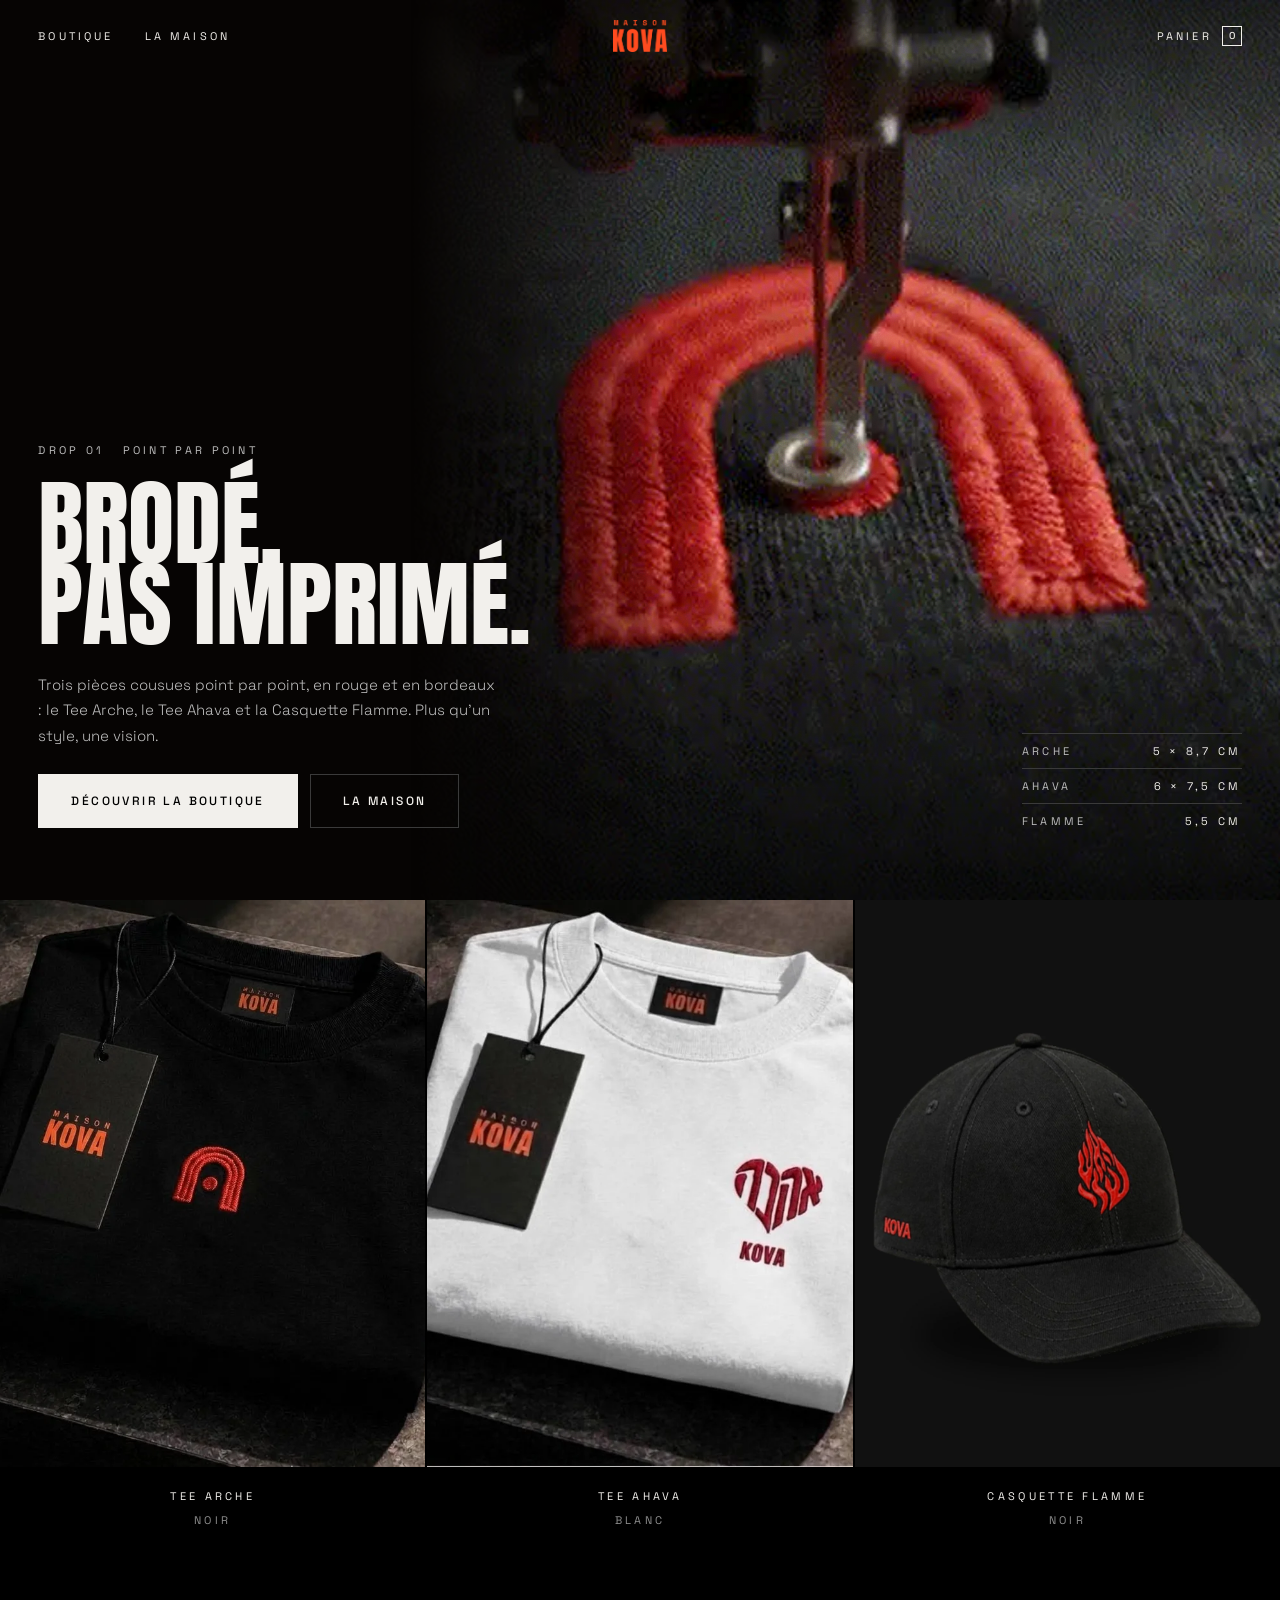
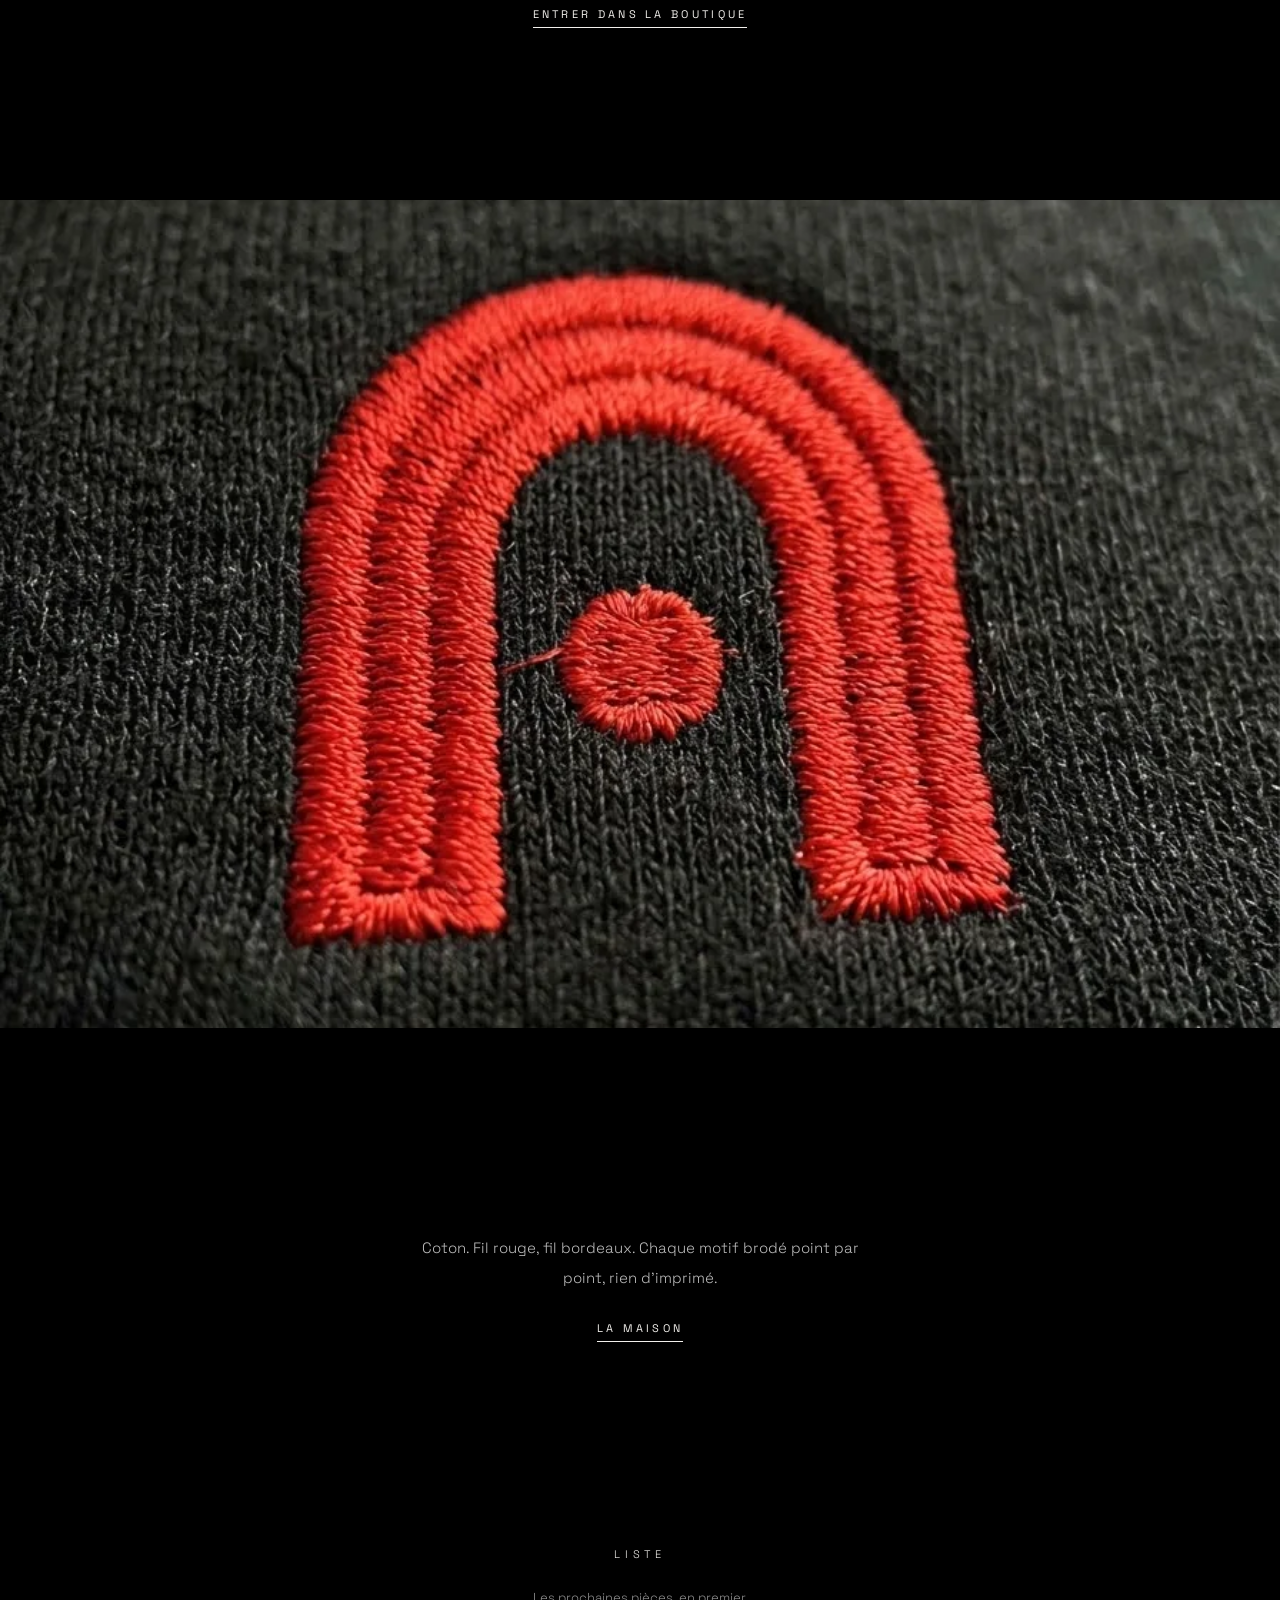
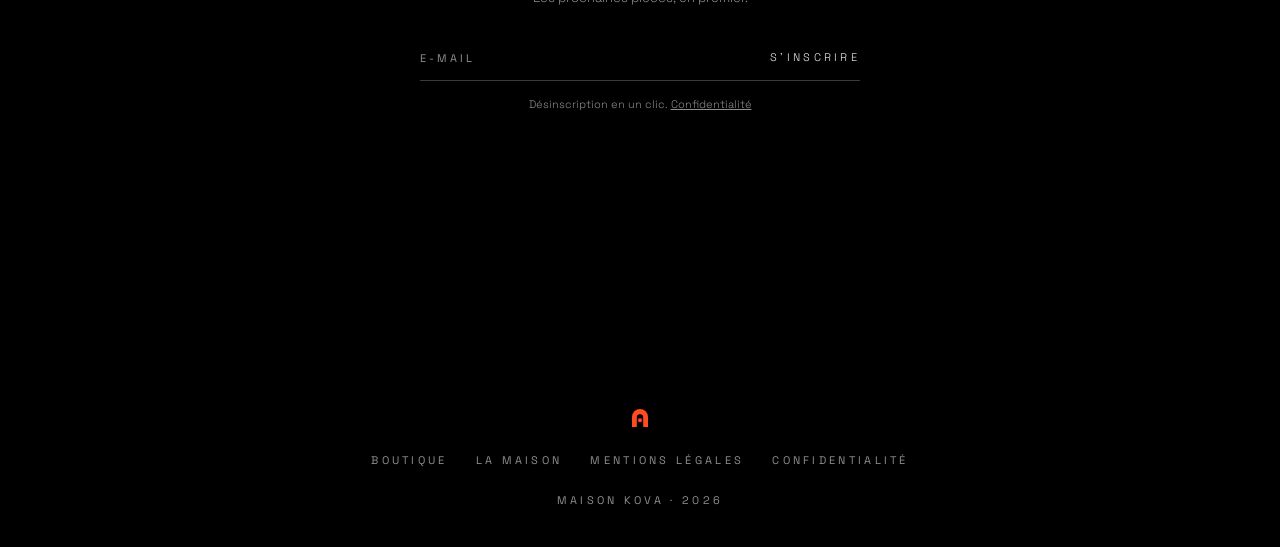
<file: index.html>
<!doctype html>
<html lang="fr">
<head>
<meta charset="utf-8">
<meta name="viewport" content="width=device-width, initial-scale=1">
<title>Maison KOVA. Plus qu'un style, une vision</title>
<meta name="description" content="Maison KOVA : pièces brodées, esprit rock. Tee Arche, Tee Ahava, Casquette Flamme.">
<meta name="theme-color" content="#000000">
<link rel="canonical" href="https://rubstdj.github.io/maison-kova/">
<meta property="og:url" content="https://rubstdj.github.io/maison-kova/">
<meta property="og:type" content="website">
<meta property="og:site_name" content="Maison KOVA">
<meta property="og:locale" content="fr_FR">
<meta property="og:title" content="Maison KOVA. Plus qu'un style, une vision">
<meta property="og:description" content="Maison KOVA : pièces brodées, esprit rock. Tee Arche, Tee Ahava, Casquette Flamme.">
<meta property="og:image" content="https://rubstdj.github.io/maison-kova/media/og-accueil.jpg">
<meta property="og:image:type" content="image/jpeg">
<meta property="og:image:width" content="1200">
<meta property="og:image:height" content="630">
<meta property="og:image:alt" content="Le logo Maison KOVA en orange sur fond noir : l'arche, MAISON KOVA, Plus qu'un style, une vision">
<meta name="twitter:card" content="summary_large_image">
<meta name="twitter:title" content="Maison KOVA. Plus qu'un style, une vision">
<meta name="twitter:description" content="Maison KOVA : pièces brodées, esprit rock. Tee Arche, Tee Ahava, Casquette Flamme.">
<meta name="twitter:image" content="https://rubstdj.github.io/maison-kova/media/og-accueil.jpg">
<meta name="twitter:image:alt" content="Le logo Maison KOVA en orange sur fond noir : l'arche, MAISON KOVA, Plus qu'un style, une vision">
<link rel="icon" href="assets/favicon.ico" sizes="32x32">
<link rel="icon" href="assets/favicon.svg" type="image/svg+xml">
<link rel="apple-touch-icon" href="assets/apple-touch-icon.png">
<link rel="manifest" href="site.webmanifest">
<link rel="preconnect" href="https://fonts.googleapis.com">
<link rel="preconnect" href="https://fonts.gstatic.com" crossorigin>
<link href="https://fonts.googleapis.com/css2?family=Anton&family=Heebo:wght@700&family=Space+Grotesk:wght@300;400;500&family=Space+Mono:wght@400;700&display=swap" rel="stylesheet">
<script>try{if(sessionStorage.getItem('kova.intro'))document.documentElement.classList.add('sans-intro');else sessionStorage.setItem('kova.intro','1')}catch(e){}</script>
<link rel="preload" as="image" href="media/broderie.webp">
<link rel="stylesheet" href="assets/kova.css">
<script src="assets/catalogue.js" defer></script>
<script src="assets/shopify.js" defer></script>
<script src="assets/kova.js" defer></script>
</head>
<body class="theme-noir" data-home>
<a class="skip" href="#pieces">Aller aux pièces</a>
<div class="charge" aria-hidden="true"><div class="lockup"><img src="assets/logo-maison-kova-arche.png" alt="" width="637" height="720"></div><svg class="brode" viewBox="0 0 2394 2698"><defs>
<pattern id="satin" width="30" height="30" patternUnits="userSpaceOnUse" patternTransform="rotate(-58)"><rect width="30" height="30" fill="#C2341A"/><rect x="3" width="16" height="30" fill="#FF4B1F"/><rect x="8" width="6" height="30" fill="#FF7A50"/></pattern>
<pattern id="satin-p" width="30" height="30" patternUnits="userSpaceOnUse" patternTransform="rotate(32)"><rect width="30" height="30" fill="#C2341A"/><rect x="3" width="16" height="30" fill="#FF4B1F"/><rect x="8" width="6" height="30" fill="#FF7A50"/></pattern>
<mask id="couture"><path class="m-couture" pathLength="1" d="M0 2698V1197A1197 1197 0 0 1 2394 1197V2698H1674V1261A477 477 0 0 0 720 1261V2698Z" fill="none" stroke="#fff" stroke-width="80"/></mask>
<mask id="remplissage"><path class="m-remplissage" pathLength="1" d="M360 2760V1197A837 837 0 0 1 2034 1197V2760" fill="none" stroke="#fff" stroke-width="900"/></mask>
</defs><path d="M0 2698V1197A1197 1197 0 0 1 2394 1197V2698H1674V1261A477 477 0 0 0 720 1261V2698Z" fill="url(#satin)" mask="url(#remplissage)"/><circle class="point" cx="1197" cy="1670.5" r="294" fill="url(#satin-p)"/><path class="piqure" d="M0 2698V1197A1197 1197 0 0 1 2394 1197V2698H1674V1261A477 477 0 0 0 720 1261V2698Z" mask="url(#couture)"/></svg></div>

<header class="site-header">
<div class="bar">
<button class="menu-btn" type="button" aria-expanded="false" aria-controls="nav-principale"><span class="burger" aria-hidden="true"></span><span class="menu-txt">Menu</span></button>
<nav class="nav" id="nav-principale" aria-label="Navigation principale">
<a class="ul" href="boutique.html">Boutique</a>
<div class="sub-links nav-mobile-only">
<a href="boutique.html?c=tees">T-shirts</a>
<a href="boutique.html?c=casquettes">Casquettes</a>
</div>
<a class="ul" href="maison.html">La Maison</a>
<div class="nav-mobile-only nav-sign cap"><svg class="arche-svg" viewBox="0 0 2394 2698" aria-hidden="true"><path fill-rule="evenodd" d="M0 2698V1197A1197 1197 0 0 1 2394 1197V2698H1674V1261A477 477 0 0 0 720 1261V2698ZM903 1670.5a294 294 0 1 0 588 0a294 294 0 1 0 -588 0Z"/></svg>Plus qu'un style, une vision</div>
</nav>
<a class="logo" href="./" aria-label="Maison KOVA, accueil"><img src="assets/logo-maison-kova.png" alt="" width="241" height="144"></a>
<div class="header-actions">
<a class="ul lien-liste" href="./#liste" data-prelancement>Liste</a>
<button class="cart-btn ul" type="button" data-cart-open aria-haspopup="dialog" hidden><span class="cart-label">Panier</span><span class="cart-count" data-cart-count>0</span></button>
</div>
</div>
</header>

<main id="contenu">

<section class="fond" aria-labelledby="t-hero">
<div class="fond-media">
<video class="fond-video" autoplay muted loop playsinline preload="auto" poster="media/broderie.webp" aria-label="L'arche Maison KOVA en train d'être brodée en fil rouge"><source src="media/broderie.mp4" type="video/mp4"></video>
<div class="fond-voile" aria-hidden="true"></div><div class="fond-grain" aria-hidden="true"></div>
</div>
<div class="fond-contenu">
<div class="fond-texte">
<div class="cap"><span>Drop 01</span><span>Point par point</span></div>
<h1 id="t-hero">Brodé,<br>pas imprimé.</h1>
<p>Trois pièces cousues point par point, en rouge et en bordeaux : le Tee Arche, le Tee Ahava et la Casquette Flamme. Plus qu'un style, une vision.</p>
<div class="actions"><a class="btn" href="boutique.html">Découvrir la boutique</a><a class="btn ghost" href="maison.html">La Maison</a></div>
</div>
<dl class="fond-specs cap"><div><dt>Arche</dt><dd>5 × 8,7 cm</dd></div><div><dt>Ahava</dt><dd>6 × 7,5 cm</dd></div><div><dt>Flamme</dt><dd>5,5 cm</dd></div></dl>
</div>
</section>

<section id="pieces" aria-label="Les pièces">
<div class="s-pieces" data-produits="tous" data-style="silence"></div>
<div class="s-cta cap"><a class="lien" href="boutique.html">Entrer dans la boutique</a></div>
</section>

<figure class="s-full">
<img src="images/drop/arche-chaine.webp" alt="L'arche brodée en rouge, portée, une chaîne dorée au col" loading="lazy">
</figure>


<section class="s-text">
<p>Coton. Fil rouge, fil bordeaux. Chaque motif brodé point par point, rien d'imprimé.</p>
<a class="lien cap" href="maison.html">La Maison</a>
</section>

<section id="liste" class="s-liste" aria-labelledby="t-liste">
<h2 id="t-liste">Liste</h2>
<p class="sous">Les prochaines pièces, en premier.</p>
<form data-waitlist novalidate>
<label class="sr-only" for="email-liste">Adresse e-mail</label>
<div class="ligne-form"><input id="email-liste" name="email" type="email" autocomplete="email" required placeholder="E-mail"><button type="submit">S'inscrire</button></div>
<p class="hint">Désinscription en un clic. <a href="legal.html#confidentialite">Confidentialité</a></p>
<p class="status" role="status" aria-live="polite"></p>
</form>
</section>

</main>

<footer class="foot-s cap">
<svg class="arche-svg" viewBox="0 0 2394 2698" aria-hidden="true"><path fill-rule="evenodd" d="M0 2698V1197A1197 1197 0 0 1 2394 1197V2698H1674V1261A477 477 0 0 0 720 1261V2698ZM903 1670.5a294 294 0 1 0 588 0a294 294 0 1 0 -588 0Z"/></svg>
<nav aria-label="Pied de page"><a href="boutique.html">Boutique</a><a href="maison.html">La Maison</a><a href="legal.html#mentions">Mentions légales</a><a href="legal.html#confidentialite">Confidentialité</a></nav>
<span>Maison KOVA · 2026</span>
</footer>

</body>
</html>
</file>
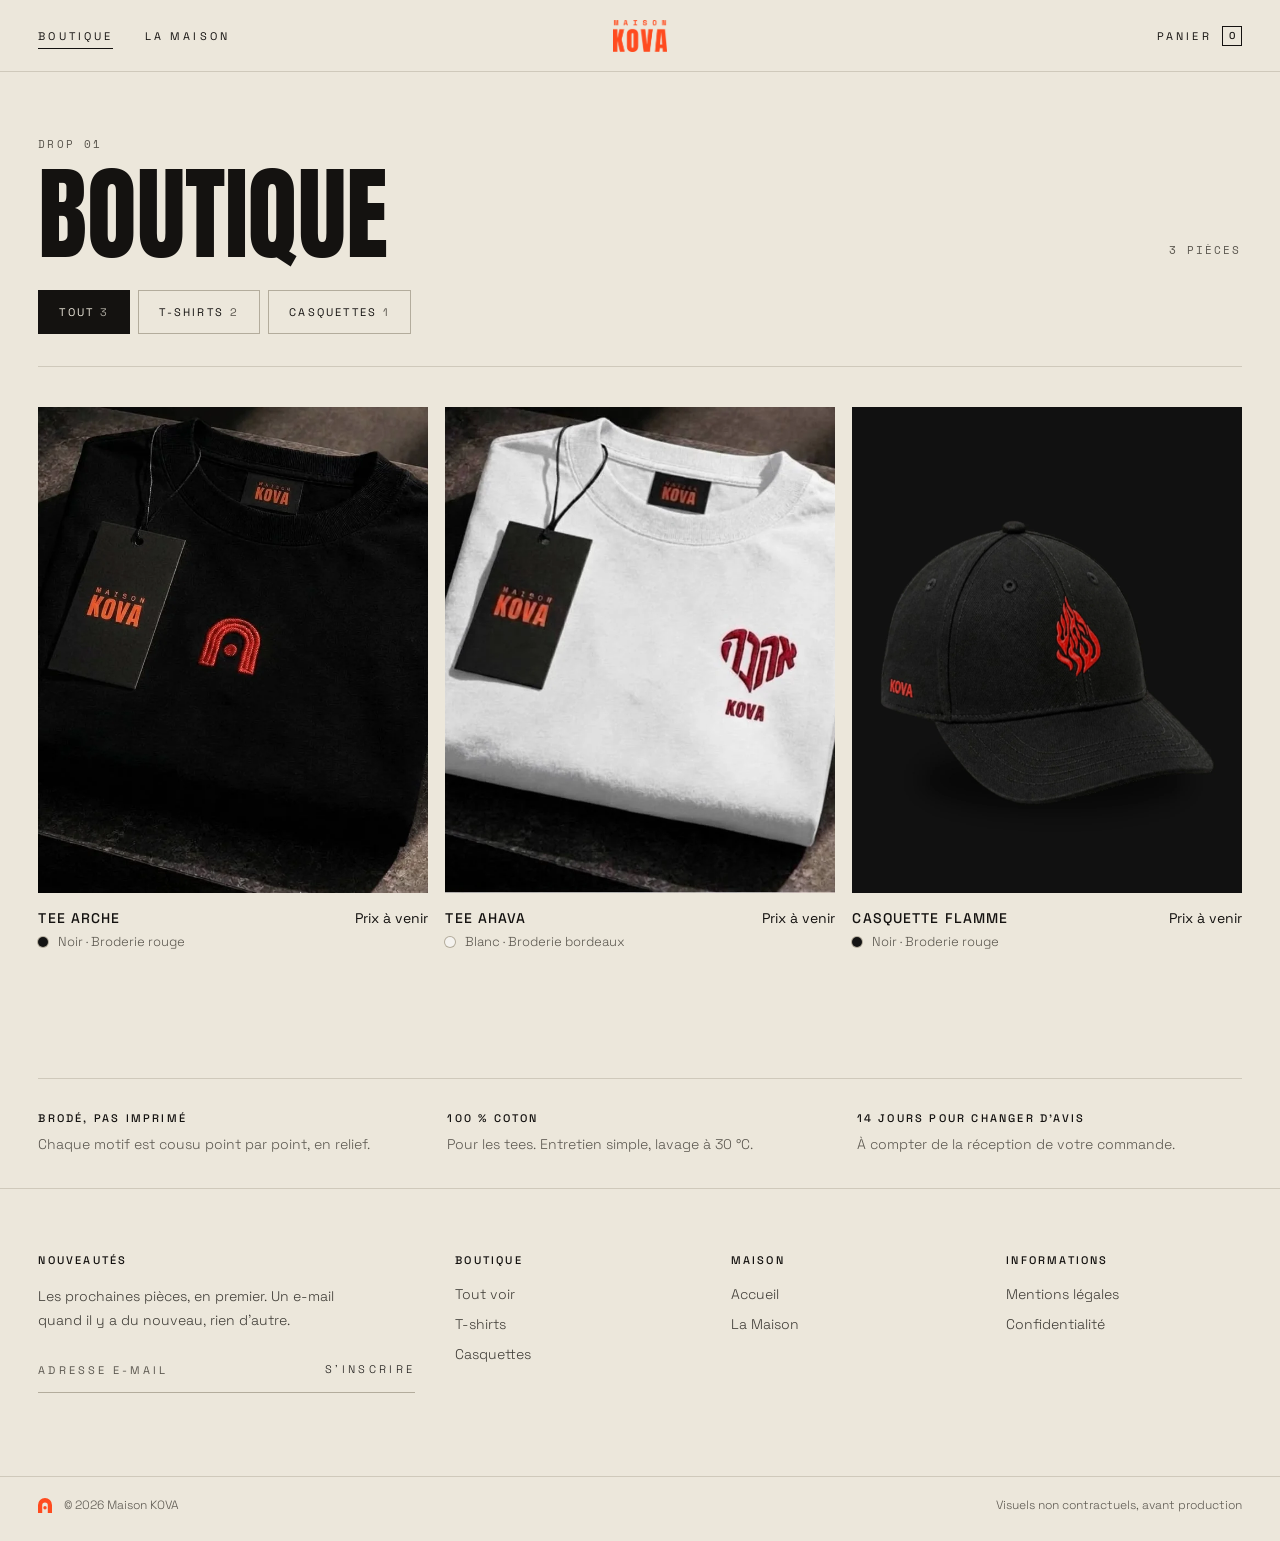
<file: boutique.html>
<!doctype html>
<html lang="fr">
<head>
<meta charset="utf-8">
<meta name="viewport" content="width=device-width, initial-scale=1">
<title>Boutique. Maison KOVA</title>
<meta name="description" content="Tee Arche, Tee Ahava, Casquette Flamme : les pièces brodées du Drop 01. Brodé, pas imprimé.">
<meta name="theme-color" content="#ECE7DB">
<link rel="canonical" href="https://rubstdj.github.io/maison-kova/boutique.html">
<meta property="og:url" content="https://rubstdj.github.io/maison-kova/boutique.html">
<meta property="og:type" content="website">
<meta property="og:site_name" content="Maison KOVA">
<meta property="og:locale" content="fr_FR">
<meta property="og:title" content="Boutique. Maison KOVA">
<meta property="og:description" content="Tee Arche, Tee Ahava, Casquette Flamme : les pièces brodées du Drop 01. Brodé, pas imprimé.">
<meta property="og:image" content="https://rubstdj.github.io/maison-kova/media/og-boutique.jpg">
<meta property="og:image:type" content="image/jpeg">
<meta property="og:image:width" content="1200">
<meta property="og:image:height" content="630">
<meta property="og:image:alt" content="Les trois pièces du Drop 01 Maison KOVA : Tee Arche noir, Tee Ahava blanc, Casquette Flamme noire">
<meta name="twitter:card" content="summary_large_image">
<meta name="twitter:title" content="Boutique. Maison KOVA">
<meta name="twitter:description" content="Tee Arche, Tee Ahava, Casquette Flamme : les pièces brodées du Drop 01. Brodé, pas imprimé.">
<meta name="twitter:image" content="https://rubstdj.github.io/maison-kova/media/og-boutique.jpg">
<meta name="twitter:image:alt" content="Les trois pièces du Drop 01 Maison KOVA : Tee Arche noir, Tee Ahava blanc, Casquette Flamme noire">
<link rel="icon" href="assets/favicon.ico" sizes="32x32">
<link rel="icon" href="assets/favicon.svg" type="image/svg+xml">
<link rel="apple-touch-icon" href="assets/apple-touch-icon.png">
<link rel="manifest" href="site.webmanifest">
<link rel="preconnect" href="https://fonts.googleapis.com">
<link rel="preconnect" href="https://fonts.gstatic.com" crossorigin>
<link href="https://fonts.googleapis.com/css2?family=Anton&family=Heebo:wght@700&family=Space+Grotesk:wght@300;400;500&family=Space+Mono:wght@400;700&display=swap" rel="stylesheet">
<link rel="stylesheet" href="assets/kova.css">
<script src="assets/catalogue.js" defer></script>
<script src="assets/shopify.js" defer></script>
<script src="assets/kova.js" defer></script>
</head>
<body class="theme-clair">
<a class="skip" href="#grille">Aller aux pièces</a>

<header class="site-header">
<div class="bar">
<button class="menu-btn" type="button" aria-expanded="false" aria-controls="nav-principale"><span class="burger" aria-hidden="true"></span><span class="menu-txt">Menu</span></button>
<nav class="nav" id="nav-principale" aria-label="Navigation principale">
<a class="ul" href="boutique.html" aria-current="page">Boutique</a>
<div class="sub-links nav-mobile-only">
<a href="boutique.html?c=tees">T-shirts</a>
<a href="boutique.html?c=casquettes">Casquettes</a>
</div>
<a class="ul" href="maison.html">La Maison</a>
<div class="nav-mobile-only nav-sign cap"><svg class="arche-svg" viewBox="0 0 2394 2698" aria-hidden="true"><path fill-rule="evenodd" d="M0 2698V1197A1197 1197 0 0 1 2394 1197V2698H1674V1261A477 477 0 0 0 720 1261V2698ZM903 1670.5a294 294 0 1 0 588 0a294 294 0 1 0 -588 0Z"/></svg>Plus qu'un style, une vision</div>
</nav>
<a class="logo" href="./" aria-label="Maison KOVA, accueil"><img src="assets/logo-maison-kova.png" alt="" width="241" height="144"></a>
<div class="header-actions">
<a class="ul lien-liste" href="./#liste" data-prelancement>Liste</a>
<button class="cart-btn ul" type="button" data-cart-open aria-haspopup="dialog" hidden><span class="cart-label">Panier</span><span class="cart-count" data-cart-count>0</span></button>
</div>
</div>
</header>

<main id="contenu">
<div class="wrap">
<div class="shop-head">
<div style="display:flex;flex-direction:column;gap:18px"><span class="mono" style="color:var(--fg-3)">Drop 01</span><h1>Boutique</h1></div>
<span class="mono meta" data-compte>3 pièces</span>
</div>
<div class="filtres" data-filtres aria-label="Filtrer par catégorie" role="group"></div>
<div id="grille" class="p-grid" data-produits="tous" data-grille-boutique><noscript><p>Activez JavaScript pour voir les pièces.</p></noscript></div>
<div class="rassure">
<div><strong>Brodé, pas imprimé</strong><span>Chaque motif est cousu point par point, en relief.</span></div>
<div><strong>100 % coton</strong><span>Pour les tees. Entretien simple, lavage à 30 °C.</span></div>
<div><strong>14 jours pour changer d'avis</strong><span>À compter de la réception de votre commande.</span></div>
</div>
</div>
</main>

<footer class="foot-c">
<div class="wrap grid">
<div class="news">
<h2>Nouveautés</h2>
<p>Les prochaines pièces, en premier. Un e-mail quand il y a du nouveau, rien d'autre.</p>
<form data-waitlist novalidate>
<label class="sr-only" for="email-news">Adresse e-mail</label>
<div class="ligne-form"><input id="email-news" name="email" type="email" autocomplete="email" required placeholder="Adresse e-mail"><button type="submit">S'inscrire</button></div>
<p class="status" role="status" aria-live="polite"></p>
</form>
</div>
<div><h2>Boutique</h2><ul><li><a href="boutique.html">Tout voir</a></li><li><a href="boutique.html?c=tees">T-shirts</a></li><li><a href="boutique.html?c=casquettes">Casquettes</a></li></ul></div>
<div><h2>Maison</h2><ul><li><a href="./">Accueil</a></li><li><a href="maison.html">La Maison</a></li></ul></div>
<div><h2>Informations</h2><ul><li><a href="legal.html#mentions">Mentions légales</a></li><li><a href="legal.html#confidentialite">Confidentialité</a></li></ul></div>
</div>
<div class="wrap bas"><span style="display:inline-flex;align-items:center;gap:12px"><svg class="arche-svg" viewBox="0 0 2394 2698" aria-hidden="true"><path fill-rule="evenodd" d="M0 2698V1197A1197 1197 0 0 1 2394 1197V2698H1674V1261A477 477 0 0 0 720 1261V2698ZM903 1670.5a294 294 0 1 0 588 0a294 294 0 1 0 -588 0Z"/></svg>© 2026 Maison KOVA</span><span>Visuels non contractuels, avant production</span></div>
</footer>

</body>
</html>
</file>
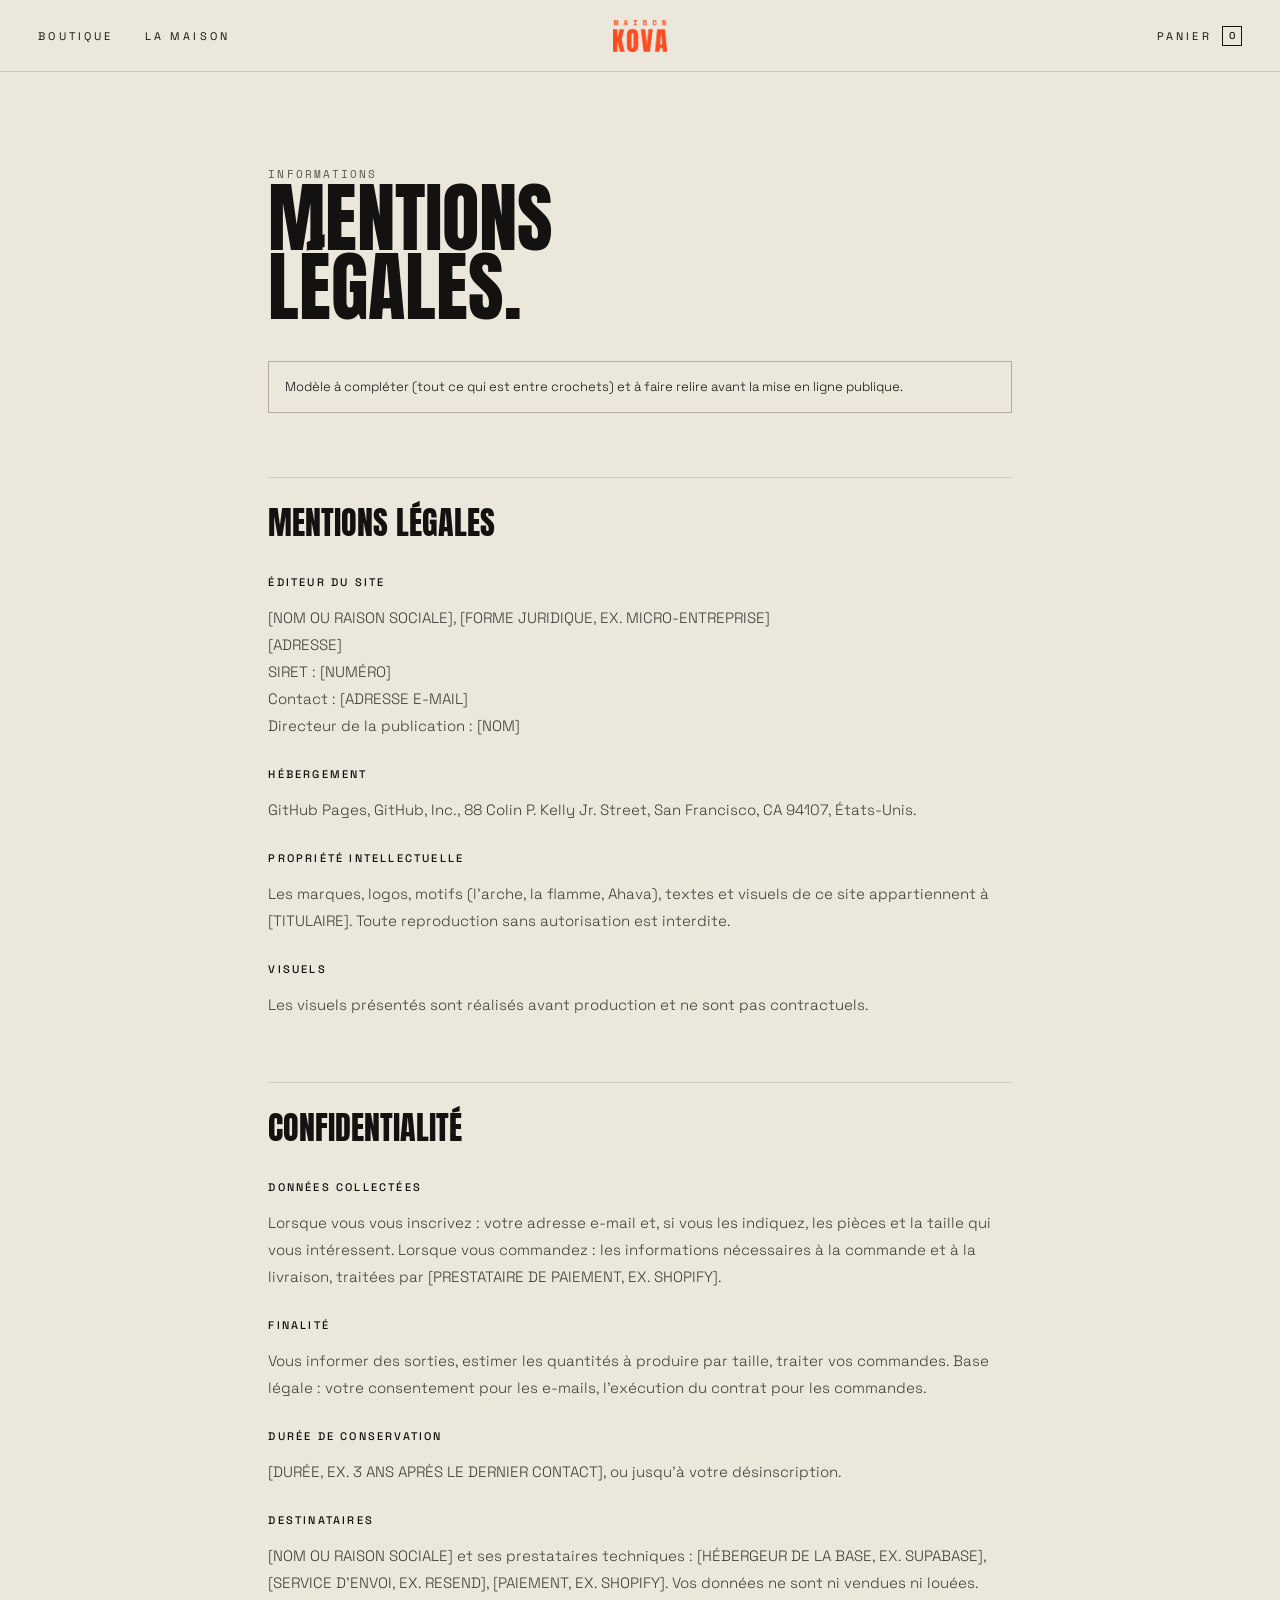
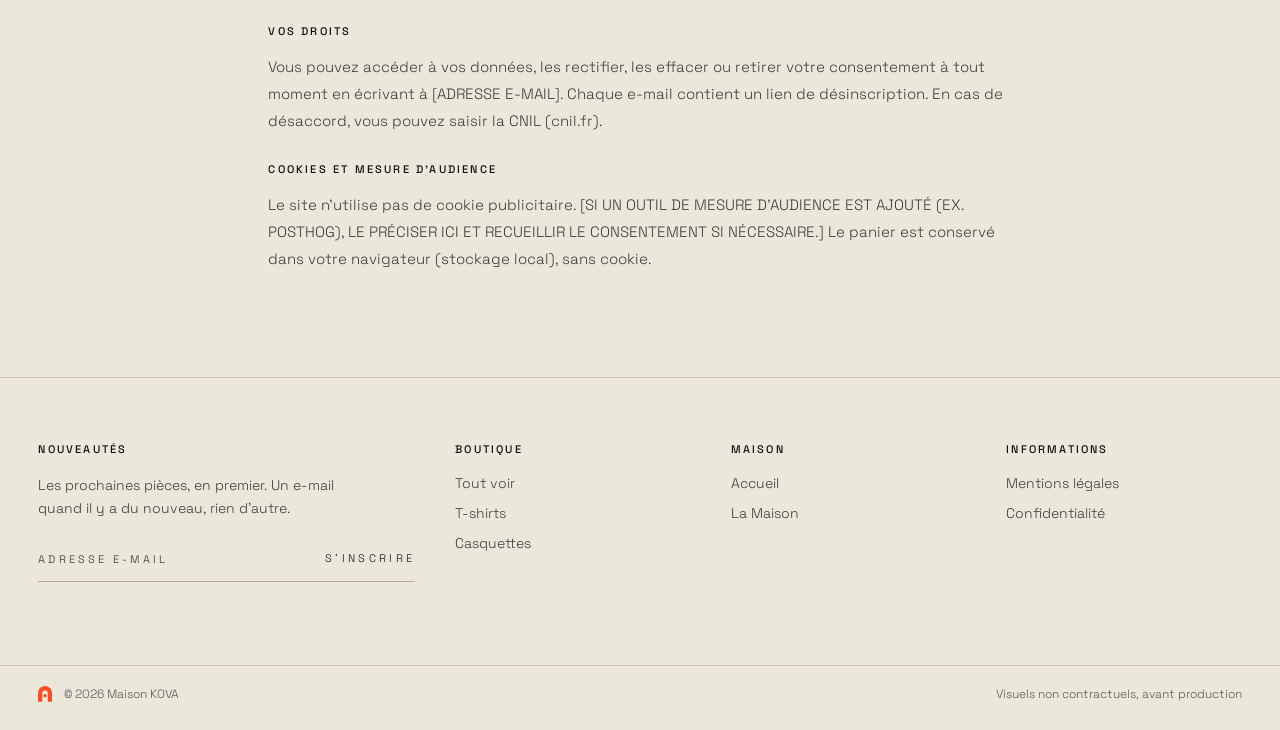
<file: legal.html>
<!doctype html>
<html lang="fr">
<head>
<meta charset="utf-8">
<meta name="viewport" content="width=device-width, initial-scale=1">
<title>Mentions légales et confidentialité. Maison KOVA</title>
<meta name="description" content="Mentions légales et politique de confidentialité de Maison KOVA.">
<meta name="theme-color" content="#ECE7DB">
<link rel="canonical" href="https://rubstdj.github.io/maison-kova/legal.html">
<meta property="og:url" content="https://rubstdj.github.io/maison-kova/legal.html">
<meta property="og:type" content="website">
<meta property="og:site_name" content="Maison KOVA">
<meta property="og:locale" content="fr_FR">
<meta property="og:title" content="Mentions légales et confidentialité. Maison KOVA">
<meta property="og:description" content="Mentions légales et politique de confidentialité de Maison KOVA.">
<meta property="og:image" content="https://rubstdj.github.io/maison-kova/media/og-accueil.jpg">
<meta property="og:image:type" content="image/jpeg">
<meta property="og:image:width" content="1200">
<meta property="og:image:height" content="630">
<meta property="og:image:alt" content="Le logo Maison KOVA en orange sur fond noir : l'arche, MAISON KOVA, Plus qu'un style, une vision">
<meta name="twitter:card" content="summary_large_image">
<meta name="twitter:title" content="Mentions légales et confidentialité. Maison KOVA">
<meta name="twitter:description" content="Mentions légales et politique de confidentialité de Maison KOVA.">
<meta name="twitter:image" content="https://rubstdj.github.io/maison-kova/media/og-accueil.jpg">
<meta name="twitter:image:alt" content="Le logo Maison KOVA en orange sur fond noir : l'arche, MAISON KOVA, Plus qu'un style, une vision">
<link rel="icon" href="assets/favicon.ico" sizes="32x32">
<link rel="icon" href="assets/favicon.svg" type="image/svg+xml">
<link rel="apple-touch-icon" href="assets/apple-touch-icon.png">
<link rel="manifest" href="site.webmanifest">
<link rel="preconnect" href="https://fonts.googleapis.com">
<link rel="preconnect" href="https://fonts.gstatic.com" crossorigin>
<link href="https://fonts.googleapis.com/css2?family=Anton&family=Heebo:wght@700&family=Space+Grotesk:wght@300;400;500&family=Space+Mono:wght@400;700&display=swap" rel="stylesheet">
<link rel="stylesheet" href="assets/kova.css">
<script src="assets/catalogue.js" defer></script>
<script src="assets/shopify.js" defer></script>
<script src="assets/kova.js" defer></script>
</head>
<body class="theme-clair">
<a class="skip" href="#contenu">Aller au contenu</a>

<header class="site-header">
<div class="bar">
<button class="menu-btn" type="button" aria-expanded="false" aria-controls="nav-principale"><span class="burger" aria-hidden="true"></span><span class="menu-txt">Menu</span></button>
<nav class="nav" id="nav-principale" aria-label="Navigation principale">
<a class="ul" href="boutique.html">Boutique</a>
<div class="sub-links nav-mobile-only">
<a href="boutique.html?c=tees">T-shirts</a>
<a href="boutique.html?c=casquettes">Casquettes</a>
</div>
<a class="ul" href="maison.html">La Maison</a>
<div class="nav-mobile-only nav-sign cap"><svg class="arche-svg" viewBox="0 0 2394 2698" aria-hidden="true"><path fill-rule="evenodd" d="M0 2698V1197A1197 1197 0 0 1 2394 1197V2698H1674V1261A477 477 0 0 0 720 1261V2698ZM903 1670.5a294 294 0 1 0 588 0a294 294 0 1 0 -588 0Z"/></svg>Plus qu'un style, une vision</div>
</nav>
<a class="logo" href="./" aria-label="Maison KOVA, accueil"><img src="assets/logo-maison-kova.png" alt="" width="241" height="144"></a>
<div class="header-actions">
<a class="ul lien-liste" href="./#liste" data-prelancement>Liste</a>
<button class="cart-btn ul" type="button" data-cart-open aria-haspopup="dialog" hidden><span class="cart-label">Panier</span><span class="cart-count" data-cart-count>0</span></button>
</div>
</div>
</header>

<main id="contenu" class="legal">
<span class="mono" style="color:var(--fg-3)">Informations</span>
<h1>Mentions<br>légales.</h1>
<p class="alerte">Modèle à compléter (tout ce qui est entre crochets) et à faire relire avant la mise en ligne publique.</p>

<h2 id="mentions">Mentions légales</h2>
<h3>Éditeur du site</h3>
<p>[NOM OU RAISON SOCIALE], [FORME JURIDIQUE, EX. MICRO-ENTREPRISE]<br>[ADRESSE]<br>SIRET : [NUMÉRO]<br>Contact : [ADRESSE E-MAIL]<br>Directeur de la publication : [NOM]</p>
<h3>Hébergement</h3>
<p>GitHub Pages, GitHub, Inc., 88 Colin P. Kelly Jr. Street, San Francisco, CA 94107, États-Unis.</p>
<h3>Propriété intellectuelle</h3>
<p>Les marques, logos, motifs (l'arche, la flamme, Ahava), textes et visuels de ce site appartiennent à [TITULAIRE]. Toute reproduction sans autorisation est interdite.</p>
<h3>Visuels</h3>
<p>Les visuels présentés sont réalisés avant production et ne sont pas contractuels.</p>

<h2 id="confidentialite">Confidentialité</h2>
<h3>Données collectées</h3>
<p>Lorsque vous vous inscrivez : votre adresse e-mail et, si vous les indiquez, les pièces et la taille qui vous intéressent. Lorsque vous commandez : les informations nécessaires à la commande et à la livraison, traitées par [PRESTATAIRE DE PAIEMENT, EX. SHOPIFY].</p>
<h3>Finalité</h3>
<p>Vous informer des sorties, estimer les quantités à produire par taille, traiter vos commandes. Base légale : votre consentement pour les e-mails, l'exécution du contrat pour les commandes.</p>
<h3>Durée de conservation</h3>
<p>[DURÉE, EX. 3 ANS APRÈS LE DERNIER CONTACT], ou jusqu'à votre désinscription.</p>
<h3>Destinataires</h3>
<p>[NOM OU RAISON SOCIALE] et ses prestataires techniques : [HÉBERGEUR DE LA BASE, EX. SUPABASE], [SERVICE D'ENVOI, EX. RESEND], [PAIEMENT, EX. SHOPIFY]. Vos données ne sont ni vendues ni louées.</p>
<h3>Vos droits</h3>
<p>Vous pouvez accéder à vos données, les rectifier, les effacer ou retirer votre consentement à tout moment en écrivant à [ADRESSE E-MAIL]. Chaque e-mail contient un lien de désinscription. En cas de désaccord, vous pouvez saisir la CNIL (cnil.fr).</p>
<h3>Cookies et mesure d'audience</h3>
<p>Le site n'utilise pas de cookie publicitaire. [SI UN OUTIL DE MESURE D'AUDIENCE EST AJOUTÉ (EX. POSTHOG), LE PRÉCISER ICI ET RECUEILLIR LE CONSENTEMENT SI NÉCESSAIRE.] Le panier est conservé dans votre navigateur (stockage local), sans cookie.</p>
</main>

<footer class="foot-c">
<div class="wrap grid">
<div class="news">
<h2>Nouveautés</h2>
<p>Les prochaines pièces, en premier. Un e-mail quand il y a du nouveau, rien d'autre.</p>
<form data-waitlist novalidate>
<label class="sr-only" for="email-news">Adresse e-mail</label>
<div class="ligne-form"><input id="email-news" name="email" type="email" autocomplete="email" required placeholder="Adresse e-mail"><button type="submit">S'inscrire</button></div>
<p class="status" role="status" aria-live="polite"></p>
</form>
</div>
<div><h2>Boutique</h2><ul><li><a href="boutique.html">Tout voir</a></li><li><a href="boutique.html?c=tees">T-shirts</a></li><li><a href="boutique.html?c=casquettes">Casquettes</a></li></ul></div>
<div><h2>Maison</h2><ul><li><a href="./">Accueil</a></li><li><a href="maison.html">La Maison</a></li></ul></div>
<div><h2>Informations</h2><ul><li><a href="legal.html#mentions">Mentions légales</a></li><li><a href="legal.html#confidentialite">Confidentialité</a></li></ul></div>
</div>
<div class="wrap bas"><span style="display:inline-flex;align-items:center;gap:12px"><svg class="arche-svg" viewBox="0 0 2394 2698" aria-hidden="true"><path fill-rule="evenodd" d="M0 2698V1197A1197 1197 0 0 1 2394 1197V2698H1674V1261A477 477 0 0 0 720 1261V2698ZM903 1670.5a294 294 0 1 0 588 0a294 294 0 1 0 -588 0Z"/></svg>© 2026 Maison KOVA</span><span>Visuels non contractuels, avant production</span></div>
</footer>

</body>
</html>
</file>
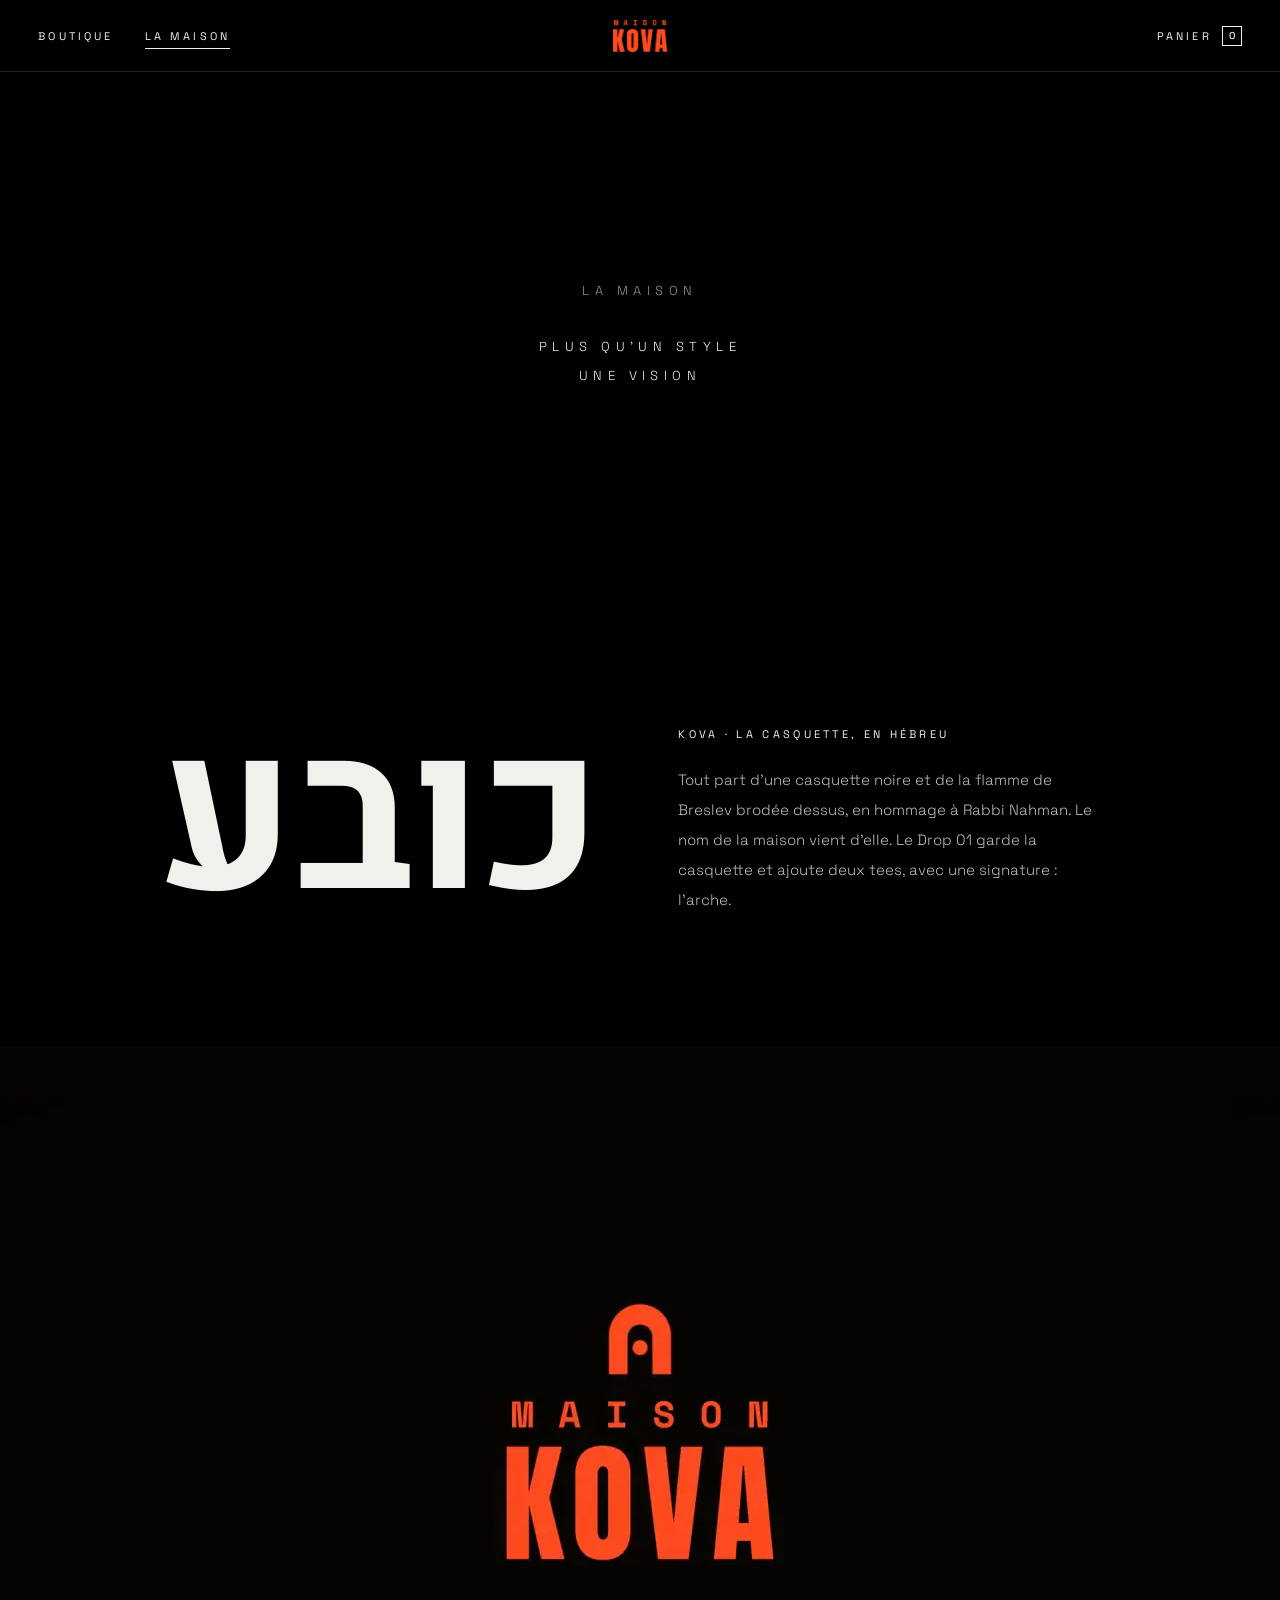
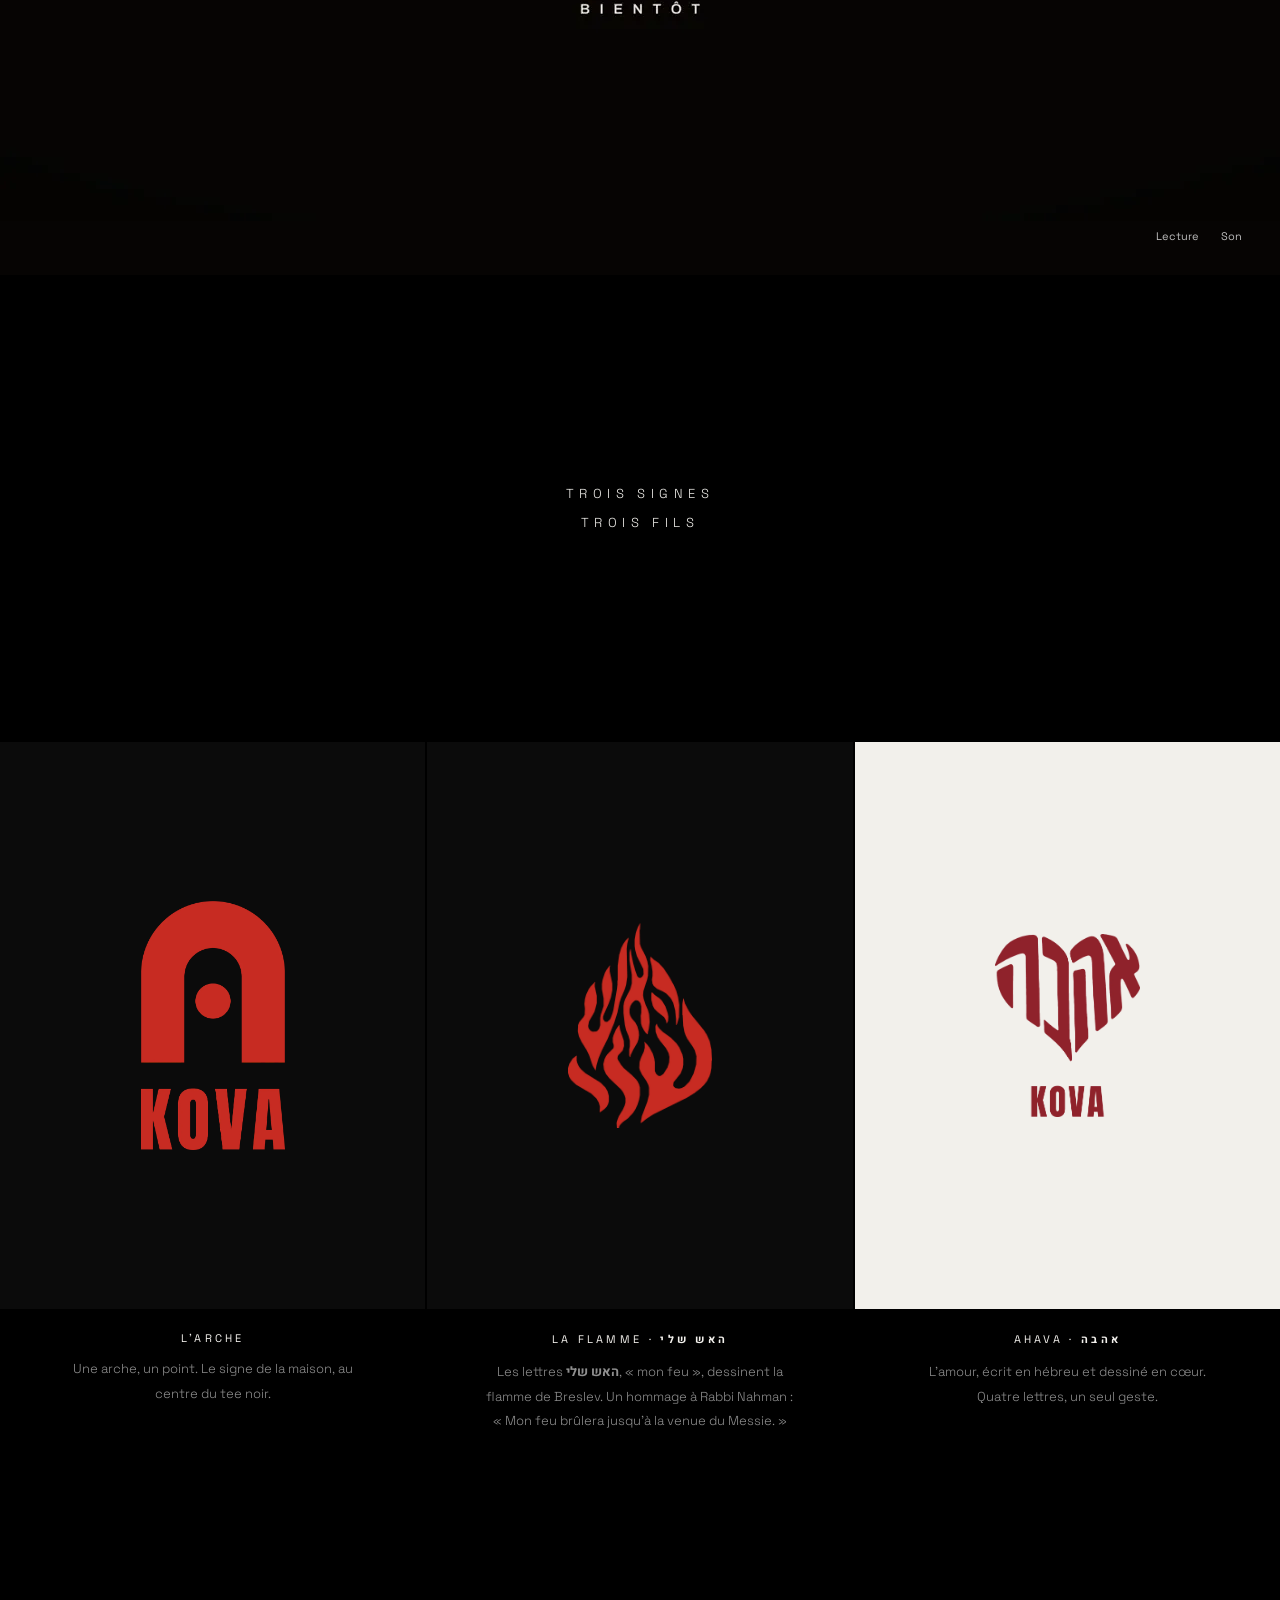
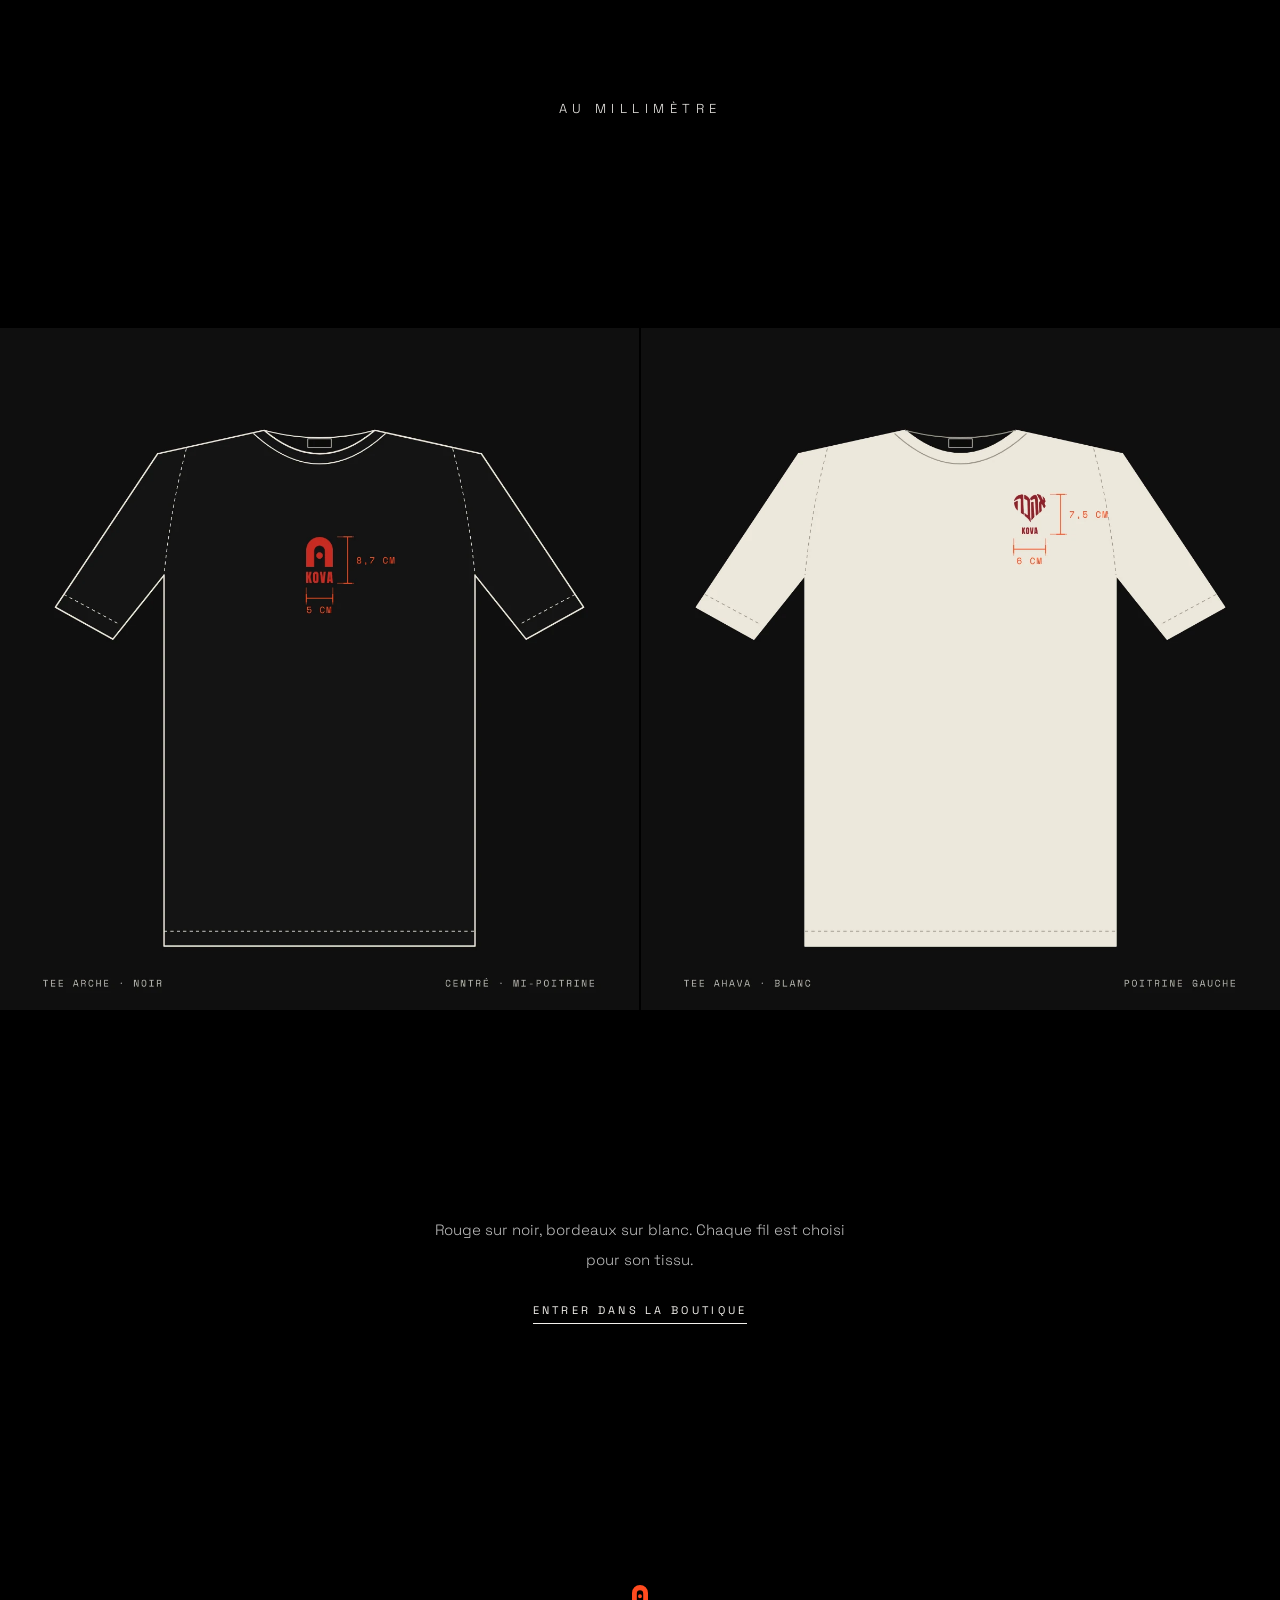
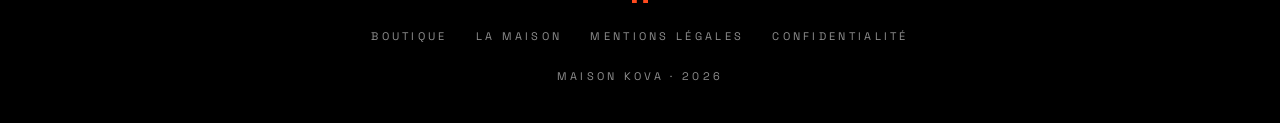
<file: maison.html>
<!doctype html>
<html lang="fr">
<head>
<meta charset="utf-8">
<meta name="viewport" content="width=device-width, initial-scale=1">
<title>La Maison. Maison KOVA</title>
<meta name="description" content="Maison KOVA : kova, la casquette en hébreu. Trois signes brodés : l'arche, la flamme, Ahava.">
<meta name="theme-color" content="#000000">
<link rel="canonical" href="https://rubstdj.github.io/maison-kova/maison.html">
<meta property="og:url" content="https://rubstdj.github.io/maison-kova/maison.html">
<meta property="og:type" content="website">
<meta property="og:site_name" content="Maison KOVA">
<meta property="og:locale" content="fr_FR">
<meta property="og:title" content="La Maison. Maison KOVA">
<meta property="og:description" content="Maison KOVA : kova, la casquette en hébreu. Trois signes brodés : l'arche, la flamme, Ahava.">
<meta property="og:image" content="https://rubstdj.github.io/maison-kova/media/og-accueil.jpg">
<meta property="og:image:type" content="image/jpeg">
<meta property="og:image:width" content="1200">
<meta property="og:image:height" content="630">
<meta property="og:image:alt" content="Le logo Maison KOVA en orange sur fond noir : l'arche, MAISON KOVA, Plus qu'un style, une vision">
<meta name="twitter:card" content="summary_large_image">
<meta name="twitter:title" content="La Maison. Maison KOVA">
<meta name="twitter:description" content="Maison KOVA : kova, la casquette en hébreu. Trois signes brodés : l'arche, la flamme, Ahava.">
<meta name="twitter:image" content="https://rubstdj.github.io/maison-kova/media/og-accueil.jpg">
<meta name="twitter:image:alt" content="Le logo Maison KOVA en orange sur fond noir : l'arche, MAISON KOVA, Plus qu'un style, une vision">
<link rel="icon" href="assets/favicon.ico" sizes="32x32">
<link rel="icon" href="assets/favicon.svg" type="image/svg+xml">
<link rel="apple-touch-icon" href="assets/apple-touch-icon.png">
<link rel="manifest" href="site.webmanifest">
<link rel="preconnect" href="https://fonts.googleapis.com">
<link rel="preconnect" href="https://fonts.gstatic.com" crossorigin>
<link href="https://fonts.googleapis.com/css2?family=Anton&family=Heebo:wght@700&family=Space+Grotesk:wght@300;400;500&family=Space+Mono:wght@400;700&display=swap" rel="stylesheet">
<link rel="stylesheet" href="assets/kova.css">
<script src="assets/catalogue.js" defer></script>
<script src="assets/shopify.js" defer></script>
<script src="assets/kova.js" defer></script>
</head>
<body class="theme-noir">
<a class="skip" href="#contenu">Aller au contenu</a>

<header class="site-header">
<div class="bar">
<button class="menu-btn" type="button" aria-expanded="false" aria-controls="nav-principale"><span class="burger" aria-hidden="true"></span><span class="menu-txt">Menu</span></button>
<nav class="nav" id="nav-principale" aria-label="Navigation principale">
<a class="ul" href="boutique.html">Boutique</a>
<div class="sub-links nav-mobile-only">
<a href="boutique.html?c=tees">T-shirts</a>
<a href="boutique.html?c=casquettes">Casquettes</a>
</div>
<a class="ul" href="maison.html" aria-current="page">La Maison</a>
<div class="nav-mobile-only nav-sign cap"><svg class="arche-svg" viewBox="0 0 2394 2698" aria-hidden="true"><path fill-rule="evenodd" d="M0 2698V1197A1197 1197 0 0 1 2394 1197V2698H1674V1261A477 477 0 0 0 720 1261V2698ZM903 1670.5a294 294 0 1 0 588 0a294 294 0 1 0 -588 0Z"/></svg>Plus qu'un style, une vision</div>
</nav>
<a class="logo" href="./" aria-label="Maison KOVA, accueil"><img src="assets/logo-maison-kova.png" alt="" width="241" height="144"></a>
<div class="header-actions">
<a class="ul lien-liste" href="./#liste" data-prelancement>Liste</a>
<button class="cart-btn ul" type="button" data-cart-open aria-haspopup="dialog" hidden><span class="cart-label">Panier</span><span class="cart-count" data-cart-count>0</span></button>
</div>
</div>
</header>

<main id="contenu">

<section class="s-statement">
<p class="cap" style="color:var(--fg-3);margin-bottom:28px">La Maison</p>
<h1>Plus qu'un style<br>Une vision</h1>
</section>

<section class="origine" aria-labelledby="t-origine">
<span class="he" lang="he" dir="rtl">כובע</span>
<div class="txt">
<h2 id="t-origine" class="cap" style="margin:0">Kova · la casquette, en hébreu</h2>
<p>Tout part d'une casquette noire et de la flamme de Breslev brodée dessus, en hommage à Rabbi Nahman. Le nom de la maison vient d'elle. Le Drop 01 garde la casquette et ajoute deux tees, avec une signature : l'arche.</p>
</div>
</section>

<section class="s-full" data-teaser aria-label="Teaser Maison KOVA">
<video playsinline muted preload="metadata" poster="media/teaser-paysage.webp" aria-label="Teaser : Plus qu'un style, une vision. Maison KOVA."></video>
<div class="controle cap">
<button type="button" data-lecture><span>Lecture</span></button>
<button type="button" data-son aria-pressed="false" aria-label="Activer le son">Son</button>
</div>
</section>

<section aria-labelledby="t-signes">
<div class="s-statement"><h2 id="t-signes">Trois signes<br>Trois fils</h2></div>
<div class="signes">
<a class="signe" href="produit.html?p=tee-arche"><span class="vis "><img src="images/drop/motif-arche-kova.webp" alt="L'arche et KOVA, en rouge" loading="lazy"></span><span class="leg"><span class="cap">L'arche</span><p>Une arche, un point. Le signe de la maison, au centre du tee noir.</p></span></a>
<a class="signe" href="produit.html?p=casquette-flamme"><span class="vis "><img src="images/drop/motif-flamme.webp" alt="La flamme de Breslev, en rouge" loading="lazy"></span><span class="leg"><span class="cap">La flamme · <span class="he" lang="he" dir="rtl">האש שלי</span></span><p>Les lettres <span class="he" lang="he" dir="rtl">האש שלי</span>, « mon feu », dessinent la flamme de Breslev. Un hommage à Rabbi Nahman : « Mon feu brûlera jusqu'à la venue du Messie. »</p></span></a>
<a class="signe" href="produit.html?p=tee-ahava"><span class="vis blanc"><img src="images/drop/motif-ahava-kova.webp" alt="Le cœur Ahava et KOVA, en bordeaux" loading="lazy"></span><span class="leg"><span class="cap">Ahava · <span class="he" lang="he" dir="rtl">אהבה</span></span><p>L'amour, écrit en hébreu et dessiné en cœur. Quatre lettres, un seul geste.</p></span></a>
</div>
</section>

<section aria-labelledby="t-mm">
<div class="s-statement"><h2 id="t-mm">Au millimètre</h2></div>
<div class="dessins">
<img src="images/drop/dessin-tee-arche.webp" alt="Dessin coté du Tee Arche : arche et KOVA de 5 × 8,7 cm, centrés à mi-poitrine" loading="lazy" width="1200" height="1280">
<img src="images/drop/dessin-tee-ahava.webp" alt="Dessin coté du Tee Ahava : cœur Ahava et KOVA de 6 × 7,5 cm, poitrine gauche" loading="lazy" width="1200" height="1280">
</div>
</section>

<section class="s-text">
<p>Rouge sur noir, bordeaux sur blanc. Chaque fil est choisi pour son tissu.</p>
<a class="lien cap" href="boutique.html">Entrer dans la boutique</a>
</section>

</main>

<footer class="foot-s cap">
<svg class="arche-svg" viewBox="0 0 2394 2698" aria-hidden="true"><path fill-rule="evenodd" d="M0 2698V1197A1197 1197 0 0 1 2394 1197V2698H1674V1261A477 477 0 0 0 720 1261V2698ZM903 1670.5a294 294 0 1 0 588 0a294 294 0 1 0 -588 0Z"/></svg>
<nav aria-label="Pied de page"><a href="boutique.html">Boutique</a><a href="maison.html">La Maison</a><a href="legal.html#mentions">Mentions légales</a><a href="legal.html#confidentialite">Confidentialité</a></nav>
<span>Maison KOVA · 2026</span>
</footer>

</body>
</html>
</file>
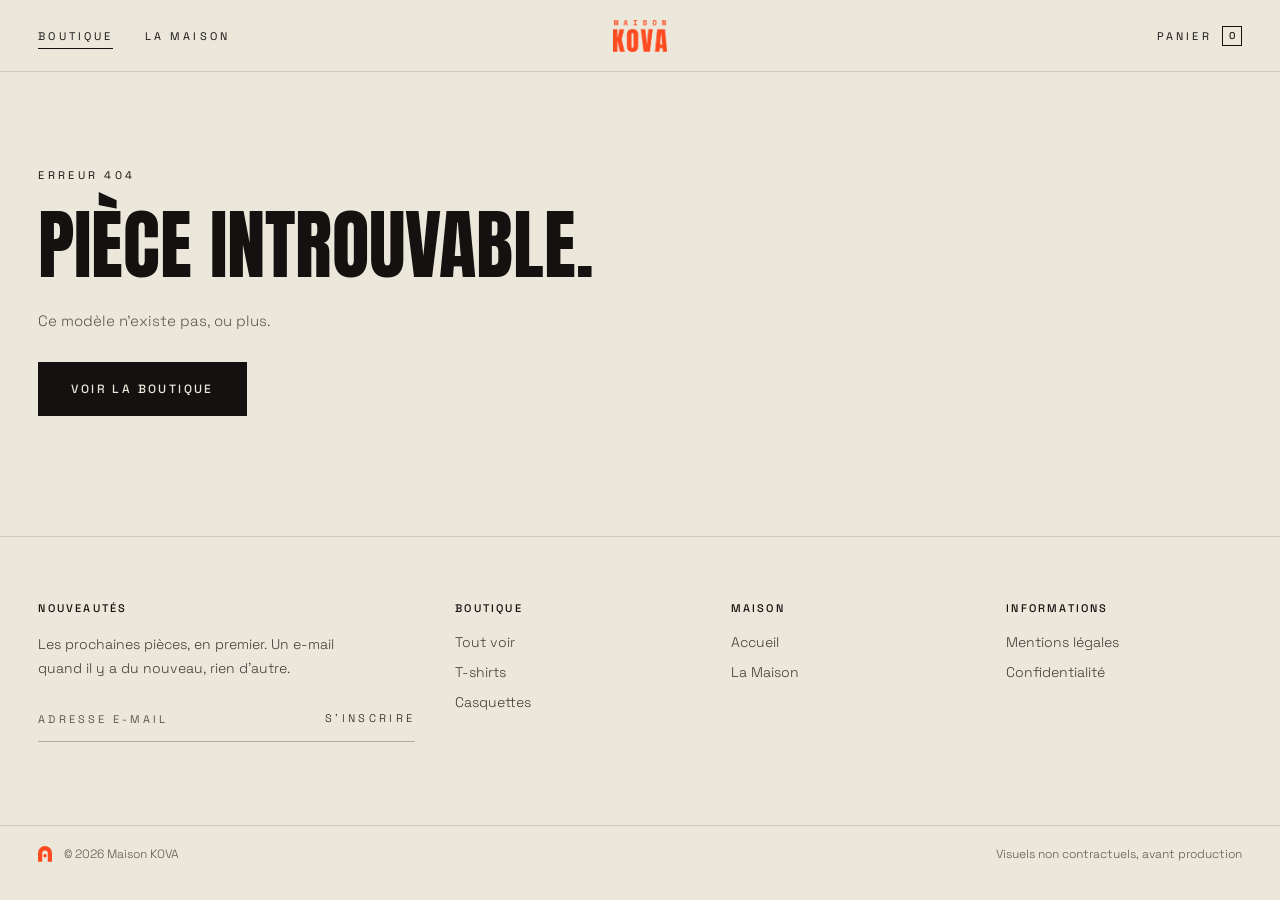
<file: produit.html>
<!doctype html>
<html lang="fr">
<head>
<meta charset="utf-8">
<meta name="viewport" content="width=device-width, initial-scale=1">
<title>Maison KOVA, la boutique</title>
<meta name="description" content="Pièces brodées Maison KOVA : Tee Arche, Tee Ahava, Casquette Flamme. Brodé, pas imprimé.">
<meta name="theme-color" content="#ECE7DB">
<meta property="og:type" content="website">
<meta property="og:site_name" content="Maison KOVA">
<meta property="og:locale" content="fr_FR">
<meta property="og:title" content="Maison KOVA, la boutique">
<meta property="og:description" content="Pièces brodées Maison KOVA : Tee Arche, Tee Ahava, Casquette Flamme. Brodé, pas imprimé.">
<meta property="og:image" content="https://rubstdj.github.io/maison-kova/media/og-boutique.jpg">
<meta property="og:image:type" content="image/jpeg">
<meta property="og:image:width" content="1200">
<meta property="og:image:height" content="630">
<meta property="og:image:alt" content="Les trois pièces du Drop 01 Maison KOVA : Tee Arche noir, Tee Ahava blanc, Casquette Flamme noire">
<meta name="twitter:card" content="summary_large_image">
<meta name="twitter:title" content="Maison KOVA, la boutique">
<meta name="twitter:description" content="Pièces brodées Maison KOVA : Tee Arche, Tee Ahava, Casquette Flamme. Brodé, pas imprimé.">
<meta name="twitter:image" content="https://rubstdj.github.io/maison-kova/media/og-boutique.jpg">
<meta name="twitter:image:alt" content="Les trois pièces du Drop 01 Maison KOVA : Tee Arche noir, Tee Ahava blanc, Casquette Flamme noire">
<link rel="icon" href="assets/favicon.ico" sizes="32x32">
<link rel="icon" href="assets/favicon.svg" type="image/svg+xml">
<link rel="apple-touch-icon" href="assets/apple-touch-icon.png">
<link rel="manifest" href="site.webmanifest">
<link rel="preconnect" href="https://fonts.googleapis.com">
<link rel="preconnect" href="https://fonts.gstatic.com" crossorigin>
<link href="https://fonts.googleapis.com/css2?family=Anton&family=Heebo:wght@700&family=Space+Grotesk:wght@300;400;500&family=Space+Mono:wght@400;700&display=swap" rel="stylesheet">
<link rel="stylesheet" href="assets/kova.css">
<script src="assets/catalogue.js" defer></script>
<script src="assets/shopify.js" defer></script>
<script src="assets/kova.js" defer></script>
<script src="assets/produit.js" defer></script>
</head>
<body class="theme-clair">
<a class="skip" href="#contenu">Aller au contenu</a>

<header class="site-header">
<div class="bar">
<button class="menu-btn" type="button" aria-expanded="false" aria-controls="nav-principale"><span class="burger" aria-hidden="true"></span><span class="menu-txt">Menu</span></button>
<nav class="nav" id="nav-principale" aria-label="Navigation principale">
<a class="ul" href="boutique.html" aria-current="page">Boutique</a>
<div class="sub-links nav-mobile-only">
<a href="boutique.html?c=tees">T-shirts</a>
<a href="boutique.html?c=casquettes">Casquettes</a>
</div>
<a class="ul" href="maison.html">La Maison</a>
<div class="nav-mobile-only nav-sign cap"><svg class="arche-svg" viewBox="0 0 2394 2698" aria-hidden="true"><path fill-rule="evenodd" d="M0 2698V1197A1197 1197 0 0 1 2394 1197V2698H1674V1261A477 477 0 0 0 720 1261V2698ZM903 1670.5a294 294 0 1 0 588 0a294 294 0 1 0 -588 0Z"/></svg>Plus qu'un style, une vision</div>
</nav>
<a class="logo" href="./" aria-label="Maison KOVA, accueil"><img src="assets/logo-maison-kova.png" alt="" width="241" height="144"></a>
<div class="header-actions">
<a class="ul lien-liste" href="./#liste" data-prelancement>Liste</a>
<button class="cart-btn ul" type="button" data-cart-open aria-haspopup="dialog" hidden><span class="cart-label">Panier</span><span class="cart-count" data-cart-count>0</span></button>
</div>
</div>
</header>

<main id="contenu" tabindex="-1">
<noscript><div class="wrap not-found"><h1>Maison KOVA</h1><p>Activez JavaScript pour afficher la pièce.</p><a class="btn" href="boutique.html">Voir la boutique</a></div></noscript>
</main>

<footer class="foot-c">
<div class="wrap grid">
<div class="news">
<h2>Nouveautés</h2>
<p>Les prochaines pièces, en premier. Un e-mail quand il y a du nouveau, rien d'autre.</p>
<form data-waitlist novalidate>
<label class="sr-only" for="email-news">Adresse e-mail</label>
<div class="ligne-form"><input id="email-news" name="email" type="email" autocomplete="email" required placeholder="Adresse e-mail"><button type="submit">S'inscrire</button></div>
<p class="status" role="status" aria-live="polite"></p>
</form>
</div>
<div><h2>Boutique</h2><ul><li><a href="boutique.html">Tout voir</a></li><li><a href="boutique.html?c=tees">T-shirts</a></li><li><a href="boutique.html?c=casquettes">Casquettes</a></li></ul></div>
<div><h2>Maison</h2><ul><li><a href="./">Accueil</a></li><li><a href="maison.html">La Maison</a></li></ul></div>
<div><h2>Informations</h2><ul><li><a href="legal.html#mentions">Mentions légales</a></li><li><a href="legal.html#confidentialite">Confidentialité</a></li></ul></div>
</div>
<div class="wrap bas"><span style="display:inline-flex;align-items:center;gap:12px"><svg class="arche-svg" viewBox="0 0 2394 2698" aria-hidden="true"><path fill-rule="evenodd" d="M0 2698V1197A1197 1197 0 0 1 2394 1197V2698H1674V1261A477 477 0 0 0 720 1261V2698ZM903 1670.5a294 294 0 1 0 588 0a294 294 0 1 0 -588 0Z"/></svg>© 2026 Maison KOVA</span><span>Visuels non contractuels, avant production</span></div>
</footer>

</body>
</html>
</file>
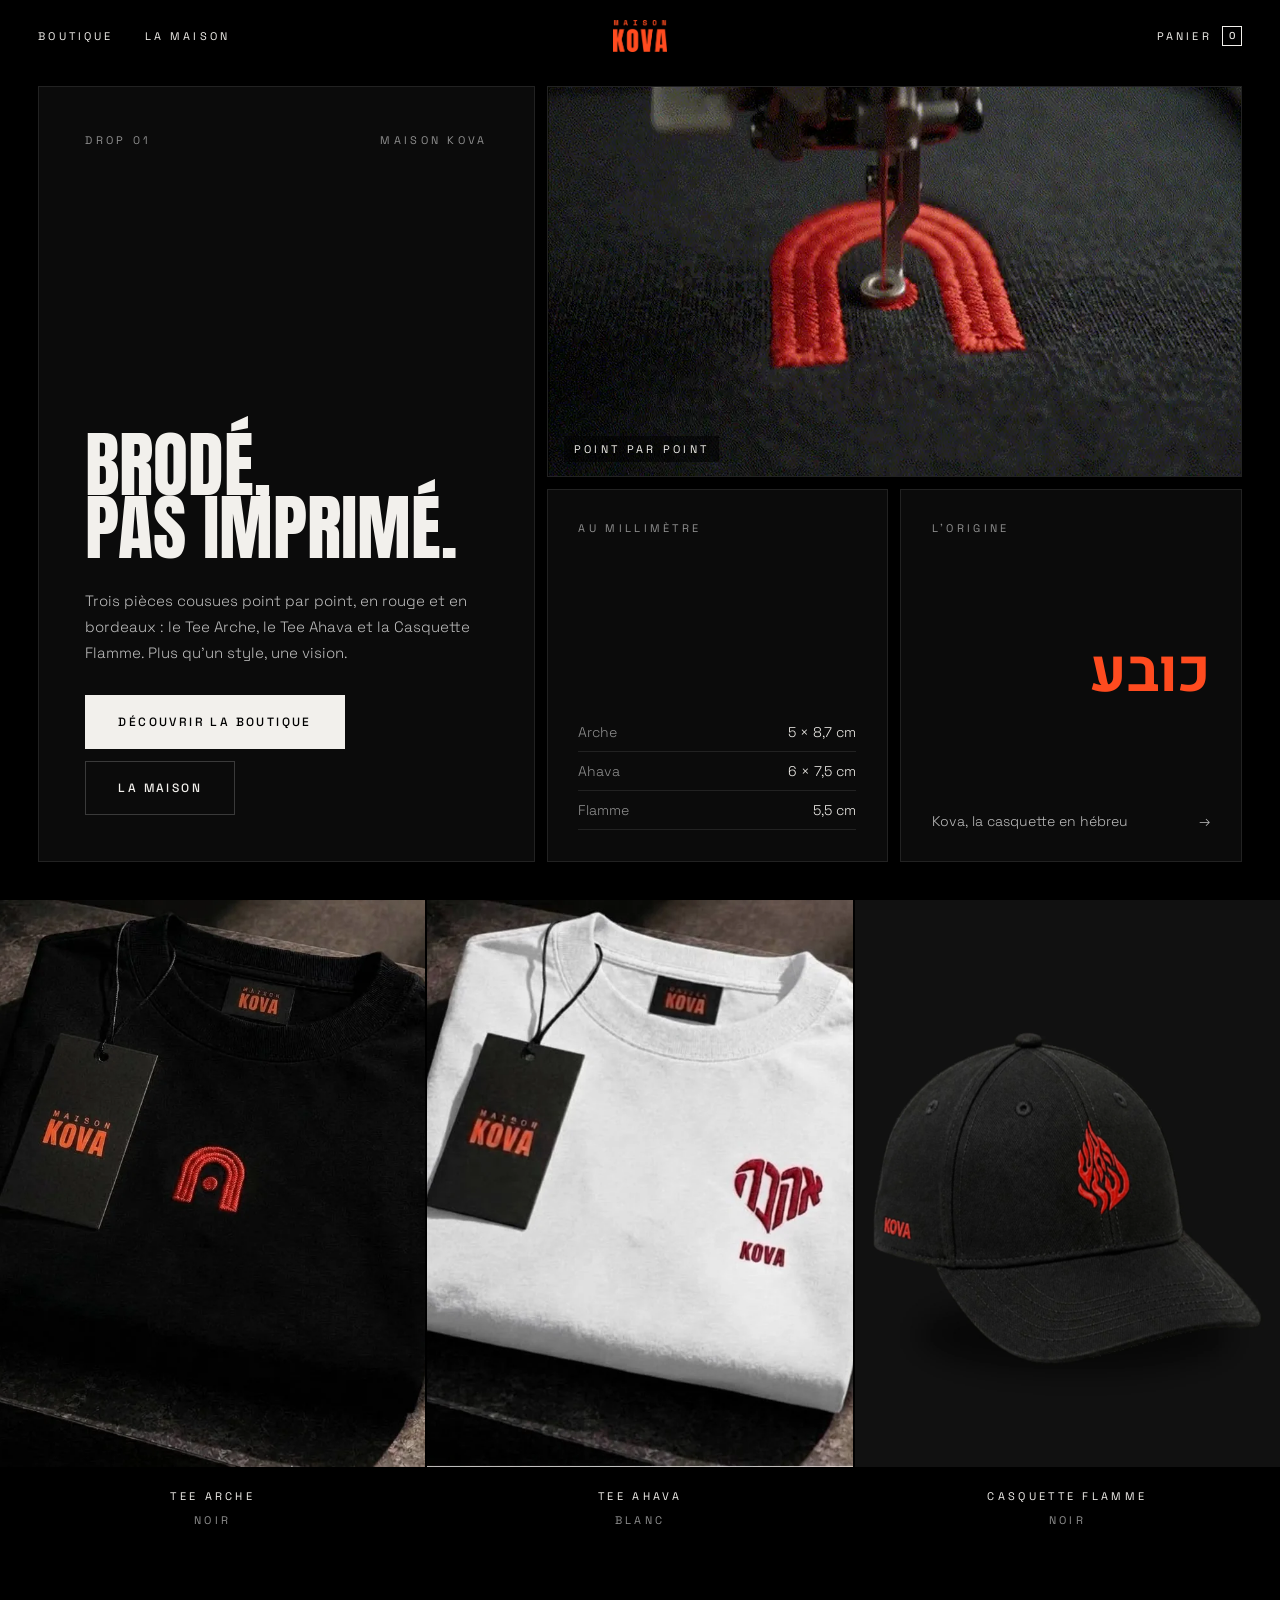
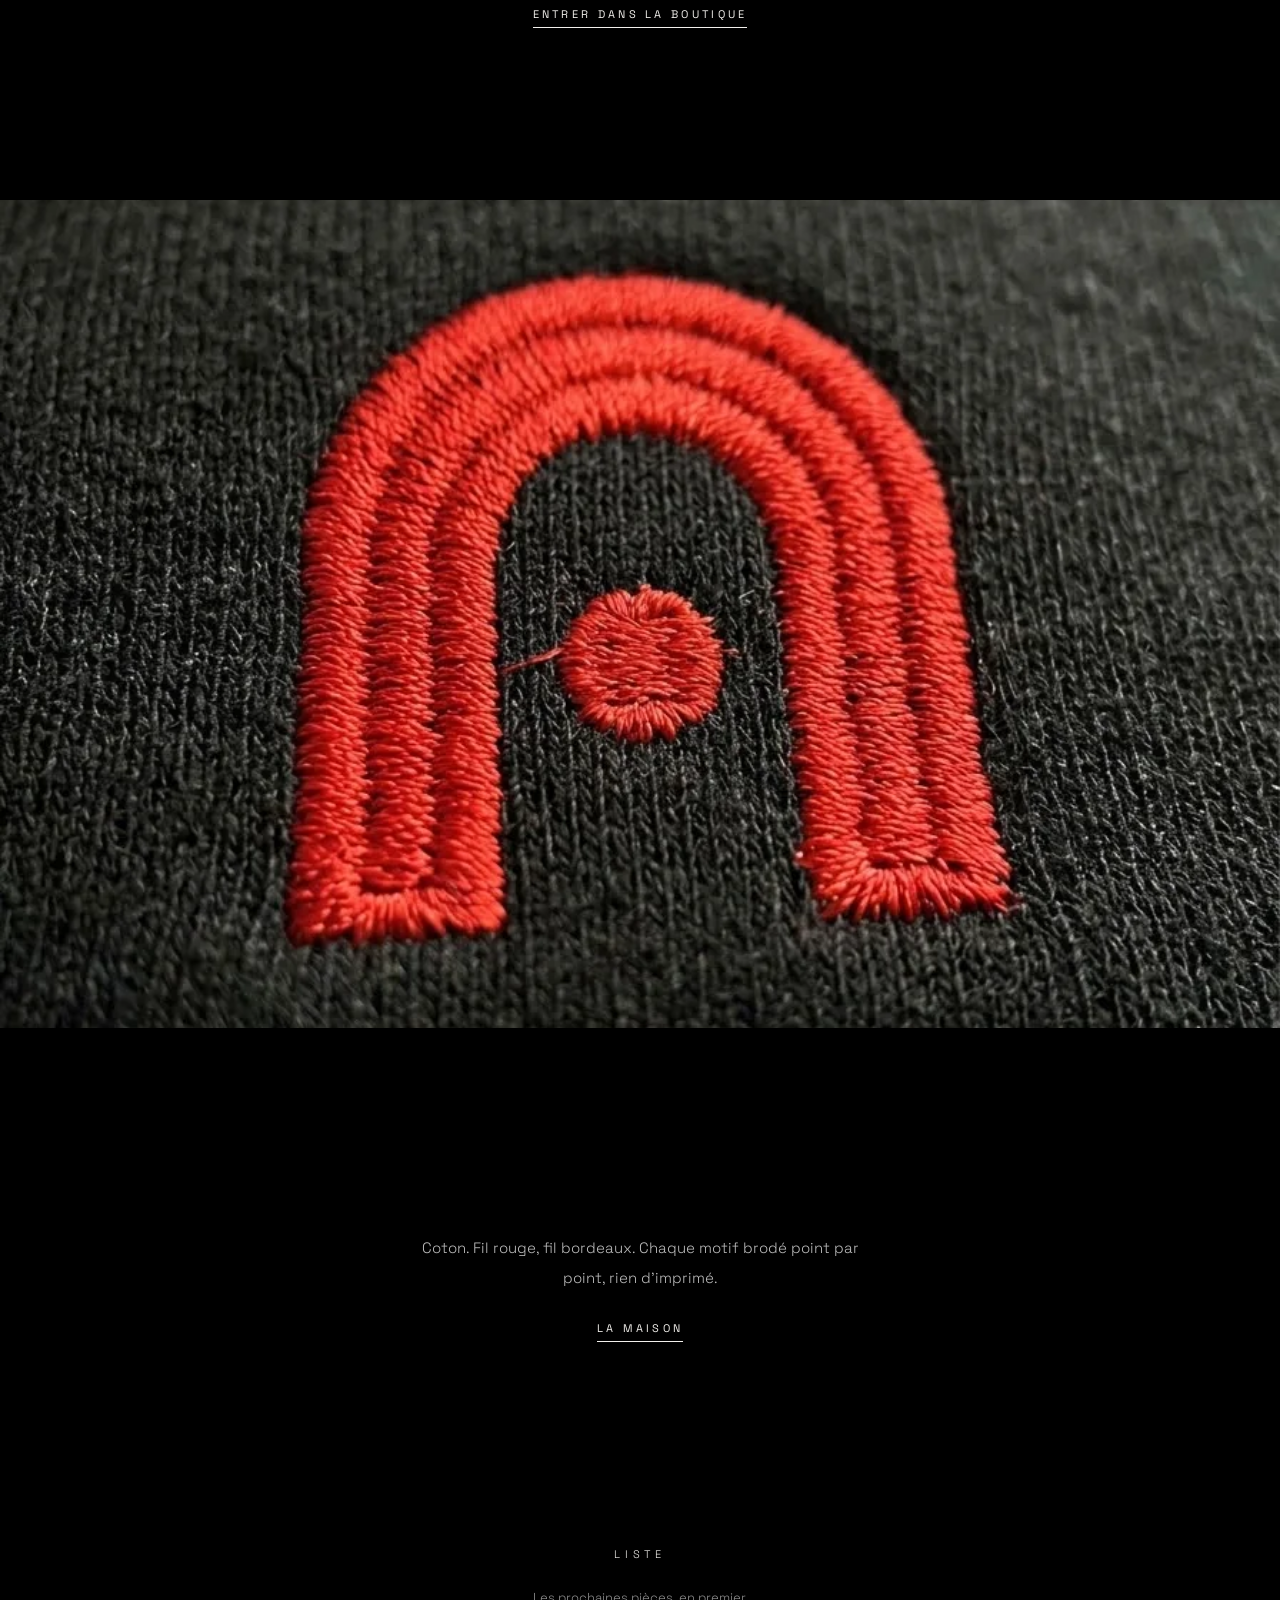
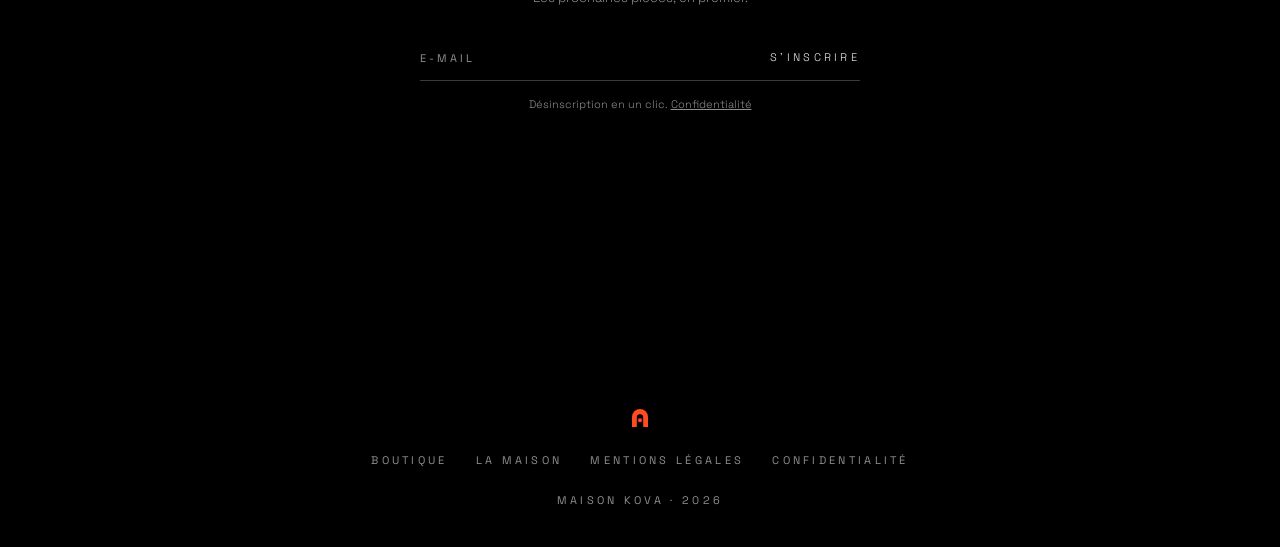
<file: _proto/accueil-bento.html>
<!doctype html>
<html lang="fr">
<head>
<meta charset="utf-8">
<base href="../">
<meta name="robots" content="noindex">
<meta name="viewport" content="width=device-width, initial-scale=1">
<title>Maison KOVA. Plus qu'un style, une vision</title>
<meta name="description" content="Maison KOVA : pièces brodées, esprit rock. Tee Arche, Tee Ahava, Casquette Flamme.">
<meta name="theme-color" content="#000000">
<link rel="canonical" href="https://rubstdj.github.io/maison-kova/">
<meta property="og:url" content="https://rubstdj.github.io/maison-kova/">
<meta property="og:type" content="website">
<meta property="og:site_name" content="Maison KOVA">
<meta property="og:locale" content="fr_FR">
<meta property="og:title" content="Maison KOVA. Plus qu'un style, une vision">
<meta property="og:description" content="Maison KOVA : pièces brodées, esprit rock. Tee Arche, Tee Ahava, Casquette Flamme.">
<meta property="og:image" content="https://rubstdj.github.io/maison-kova/media/og-accueil.jpg">
<meta property="og:image:type" content="image/jpeg">
<meta property="og:image:width" content="1200">
<meta property="og:image:height" content="630">
<meta property="og:image:alt" content="Le logo Maison KOVA en orange sur fond noir : l'arche, MAISON KOVA, Plus qu'un style, une vision">
<meta name="twitter:card" content="summary_large_image">
<meta name="twitter:title" content="Maison KOVA. Plus qu'un style, une vision">
<meta name="twitter:description" content="Maison KOVA : pièces brodées, esprit rock. Tee Arche, Tee Ahava, Casquette Flamme.">
<meta name="twitter:image" content="https://rubstdj.github.io/maison-kova/media/og-accueil.jpg">
<meta name="twitter:image:alt" content="Le logo Maison KOVA en orange sur fond noir : l'arche, MAISON KOVA, Plus qu'un style, une vision">
<link rel="icon" href="assets/favicon.ico" sizes="32x32">
<link rel="icon" href="assets/favicon.svg" type="image/svg+xml">
<link rel="apple-touch-icon" href="assets/apple-touch-icon.png">
<link rel="manifest" href="site.webmanifest">
<link rel="preconnect" href="https://fonts.googleapis.com">
<link rel="preconnect" href="https://fonts.gstatic.com" crossorigin>
<link href="https://fonts.googleapis.com/css2?family=Anton&family=Heebo:wght@700&family=Space+Grotesk:wght@300;400;500&family=Space+Mono:wght@400;700&display=swap" rel="stylesheet">
<script>try{if(sessionStorage.getItem('kova.intro'))document.documentElement.classList.add('sans-intro');else sessionStorage.setItem('kova.intro','1')}catch(e){}</script>
<link rel="preload" as="image" href="media/broderie.webp">
<link rel="stylesheet" href="assets/kova.css">
<style>
/* ---------- Haut de page : bento. Texte à gauche, la broderie en train de se faire à droite ----------
   La vidéo (640 × 360) reste dans une case au format 16:9 : agrandie au plus de 1,3 fois, elle reste nette. */
.bento { min-height: 100svh; padding: calc(var(--hh) + 14px) var(--gut) var(--gut); display: grid; grid-template-columns: minmax(0, 5fr) minmax(0, 7fr); grid-template-rows: auto 1fr; gap: 12px; max-width: var(--max); margin: 0 auto; }
.bento > * { background: var(--bg-2); border: 1px solid var(--line); }
.bt-texte { grid-column: 1; grid-row: 1 / span 2; padding: clamp(28px, 3.6vw, 56px); display: flex; flex-direction: column; justify-content: space-between; gap: 40px; }
.bt-texte .haut { display: flex; justify-content: space-between; gap: 16px; color: var(--fg-3); }
.bt-texte h1 { margin: 0; font-family: var(--f-titre); font-weight: 400; text-transform: uppercase; font-size: clamp(52px, 5.6vw, 96px); line-height: .88; }
.bt-texte p { margin: 0; max-width: 40ch; font-size: clamp(15px, 1.15vw, 17px); line-height: 1.75; color: var(--fg-2); }
.bt-texte .actions { display: flex; flex-wrap: wrap; gap: 12px; }
.bt-video { grid-column: 2; grid-row: 1; position: relative; aspect-ratio: 16 / 9; overflow: hidden; background: var(--noir-video); }
.bt-video video { position: absolute; inset: 0; width: 100%; height: 100%; object-fit: cover; display: block; }
.bt-video .leg { position: absolute; left: 16px; bottom: 14px; color: var(--fg); background: rgba(0, 0, 0, .55); padding: 6px 10px; }
.bt-bas { grid-column: 2; grid-row: 2; display: grid; grid-template-columns: 1fr 1fr; gap: 12px; background: none; border: 0; }
.bt-case { background: var(--bg-2); border: 1px solid var(--line); padding: clamp(20px, 2.4vw, 32px); display: flex; flex-direction: column; justify-content: space-between; gap: 18px; min-height: 180px; text-decoration: none; transition: border-color .4s; }
.bt-case .cap { color: var(--fg-3); }
.bt-case dl { margin: 0; display: grid; gap: 10px; }
.bt-case dl div { display: flex; justify-content: space-between; gap: 12px; padding-bottom: 10px; border-bottom: 1px solid var(--line); font-size: 14px; }
.bt-case dt { color: var(--fg-3); }
.bt-case dd { margin: 0; }
.bt-case .he { font-size: clamp(44px, 4.6vw, 72px); line-height: 1; color: var(--orange); }
a.bt-case:hover { border-color: var(--fg-3); }
.bt-case .lien-fin { display: flex; justify-content: space-between; align-items: baseline; gap: 12px; font-size: 14px; color: var(--fg-2); }
@media (max-width: 900px) {
  .bento { grid-template-columns: 1fr; grid-template-rows: none; min-height: 0; padding-top: calc(var(--hh) + 8px); gap: 8px; }
  .bt-video { grid-column: 1; grid-row: 1; }
  .bt-texte { grid-column: 1; grid-row: 2; gap: 28px; }
  .bt-bas { grid-column: 1; grid-row: 3; gap: 8px; }
  .bt-case { min-height: 150px; }
}
</style>
<script src="assets/catalogue.js" defer></script>
<script src="assets/shopify.js" defer></script>
<script src="assets/kova.js" defer></script>
</head>
<body class="theme-noir" data-home>
<a class="skip" href="#pieces">Aller aux pièces</a>
<div class="charge" aria-hidden="true"><div class="lockup"><img src="assets/logo-maison-kova-arche.png" alt="" width="637" height="720"></div><svg class="brode" viewBox="0 0 2394 2698"><defs>
<pattern id="satin" width="30" height="30" patternUnits="userSpaceOnUse" patternTransform="rotate(-58)"><rect width="30" height="30" fill="#C2341A"/><rect x="3" width="16" height="30" fill="#FF4B1F"/><rect x="8" width="6" height="30" fill="#FF7A50"/></pattern>
<pattern id="satin-p" width="30" height="30" patternUnits="userSpaceOnUse" patternTransform="rotate(32)"><rect width="30" height="30" fill="#C2341A"/><rect x="3" width="16" height="30" fill="#FF4B1F"/><rect x="8" width="6" height="30" fill="#FF7A50"/></pattern>
<mask id="couture"><path class="m-couture" pathLength="1" d="M0 2698V1197A1197 1197 0 0 1 2394 1197V2698H1674V1261A477 477 0 0 0 720 1261V2698Z" fill="none" stroke="#fff" stroke-width="80"/></mask>
<mask id="remplissage"><path class="m-remplissage" pathLength="1" d="M360 2760V1197A837 837 0 0 1 2034 1197V2760" fill="none" stroke="#fff" stroke-width="900"/></mask>
</defs><path d="M0 2698V1197A1197 1197 0 0 1 2394 1197V2698H1674V1261A477 477 0 0 0 720 1261V2698Z" fill="url(#satin)" mask="url(#remplissage)"/><circle class="point" cx="1197" cy="1670.5" r="294" fill="url(#satin-p)"/><path class="piqure" d="M0 2698V1197A1197 1197 0 0 1 2394 1197V2698H1674V1261A477 477 0 0 0 720 1261V2698Z" mask="url(#couture)"/></svg></div>

<header class="site-header">
<div class="bar">
<button class="menu-btn" type="button" aria-expanded="false" aria-controls="nav-principale"><span class="burger" aria-hidden="true"></span><span class="menu-txt">Menu</span></button>
<nav class="nav" id="nav-principale" aria-label="Navigation principale">
<a class="ul" href="boutique.html">Boutique</a>
<div class="sub-links nav-mobile-only">
<a href="boutique.html?c=tees">T-shirts</a>
<a href="boutique.html?c=casquettes">Casquettes</a>
</div>
<a class="ul" href="maison.html">La Maison</a>
<div class="nav-mobile-only nav-sign cap"><svg class="arche-svg" viewBox="0 0 2394 2698" aria-hidden="true"><path fill-rule="evenodd" d="M0 2698V1197A1197 1197 0 0 1 2394 1197V2698H1674V1261A477 477 0 0 0 720 1261V2698ZM903 1670.5a294 294 0 1 0 588 0a294 294 0 1 0 -588 0Z"/></svg>Plus qu'un style, une vision</div>
</nav>
<a class="logo" href="./" aria-label="Maison KOVA, accueil"><img src="assets/logo-maison-kova.png" alt="" width="241" height="144"></a>
<div class="header-actions">
<a class="ul lien-liste" href="./#liste" data-prelancement>Liste</a>
<button class="cart-btn ul" type="button" data-cart-open aria-haspopup="dialog" hidden><span class="cart-label">Panier</span><span class="cart-count" data-cart-count>0</span></button>
</div>
</div>
</header>

<main id="contenu">

<section class="bento" aria-labelledby="t-hero">
<div class="bt-texte">
<div class="haut cap"><span>Drop 01</span><span>Maison KOVA</span></div>
<div style="display:flex;flex-direction:column;gap:28px">
<h1 id="t-hero">Brodé,<br>pas imprimé.</h1>
<p>Trois pièces cousues point par point, en rouge et en bordeaux : le Tee Arche, le Tee Ahava et la Casquette Flamme. Plus qu'un style, une vision.</p>
<div class="actions"><a class="btn" href="boutique.html">Découvrir la boutique</a><a class="btn ghost" href="maison.html">La Maison</a></div>
</div>
</div>
<figure class="bt-video" style="margin:0"><video autoplay muted loop playsinline preload="auto" poster="media/broderie.webp" aria-label="L'arche Maison KOVA en train d'être brodée en fil rouge"><source src="media/broderie.mp4" type="video/mp4"></video><figcaption class="leg cap">Point par point</figcaption></figure>
<div class="bt-bas">
<div class="bt-case"><span class="cap">Au millimètre</span><dl><div><dt>Arche</dt><dd>5 × 8,7 cm</dd></div><div><dt>Ahava</dt><dd>6 × 7,5 cm</dd></div><div><dt>Flamme</dt><dd>5,5 cm</dd></div></dl></div>
<a class="bt-case" href="maison.html"><span class="cap">L'origine</span><span class="he" lang="he" dir="rtl">כובע</span><span class="lien-fin"><span>Kova, la casquette en hébreu</span><span aria-hidden="true">→</span></span></a>
</div>
</section>

<section id="pieces" aria-label="Les pièces">
<div class="s-pieces" data-produits="tous" data-style="silence"></div>
<div class="s-cta cap"><a class="lien" href="boutique.html">Entrer dans la boutique</a></div>
</section>

<figure class="s-full">
<img src="images/drop/arche-chaine.webp" alt="L'arche brodée en rouge, portée, une chaîne dorée au col" loading="lazy">
</figure>


<section class="s-text">
<p>Coton. Fil rouge, fil bordeaux. Chaque motif brodé point par point, rien d'imprimé.</p>
<a class="lien cap" href="maison.html">La Maison</a>
</section>

<section id="liste" class="s-liste" aria-labelledby="t-liste">
<h2 id="t-liste">Liste</h2>
<p class="sous">Les prochaines pièces, en premier.</p>
<form data-waitlist novalidate>
<label class="sr-only" for="email-liste">Adresse e-mail</label>
<div class="ligne-form"><input id="email-liste" name="email" type="email" autocomplete="email" required placeholder="E-mail"><button type="submit">S'inscrire</button></div>
<p class="hint">Désinscription en un clic. <a href="legal.html#confidentialite">Confidentialité</a></p>
<p class="status" role="status" aria-live="polite"></p>
</form>
</section>

</main>

<footer class="foot-s cap">
<svg class="arche-svg" viewBox="0 0 2394 2698" aria-hidden="true"><path fill-rule="evenodd" d="M0 2698V1197A1197 1197 0 0 1 2394 1197V2698H1674V1261A477 477 0 0 0 720 1261V2698ZM903 1670.5a294 294 0 1 0 588 0a294 294 0 1 0 -588 0Z"/></svg>
<nav aria-label="Pied de page"><a href="boutique.html">Boutique</a><a href="maison.html">La Maison</a><a href="legal.html#mentions">Mentions légales</a><a href="legal.html#confidentialite">Confidentialité</a></nav>
<span>Maison KOVA · 2026</span>
</footer>

</body>
</html>
</file>
<file: assets/kova.css>
/* Maison KOVA, feuille de style partagée.
   Deux thèmes, une même marque :
   - theme-noir  : luxe silencieux (accueil, La Maison). Noir pur, typographie fine, presque pas de texte, très grandes images.
   - theme-clair : maison éditoriale (boutique, fiches produit, panier). Crème lumineux, parcours d'achat évident.
   Orange #FF4B1F : la marque (arche, logo MAISON KOVA dans la navigation, sur les deux thèmes), jamais du texte courant sur fond clair.
   Rouge #C72B23 et bordeaux #8F222C : couleurs de fil, réservées aux pièces. */

:root {
  --orange: #FF4B1F;
  --rouge: #C72B23;
  --bordeaux: #8F222C;
  --noir-video: #060403;
  --f-titre: 'Anton', 'Impact', sans-serif;
  --f-texte: 'Space Grotesk', system-ui, sans-serif;
  --f-mono: 'Space Mono', ui-monospace, monospace;
  --f-hebreu: 'Heebo', 'Space Grotesk', sans-serif;
  --ease: cubic-bezier(.16, 1, .3, 1);
  --max: 1600px;
  --gut: clamp(20px, 3vw, 48px);
  --hh: 72px;
}
@media (max-width: 900px) { :root { --hh: 60px; } }

.theme-noir {
  --bg: #000000; --bg-2: #0B0B0B; --fg: #F2F0EC; --fg-2: #BDBDBD; --fg-3: #8F8F8F;
  --line: #222222; --line-2: #3A3A3A; --btn-bg: #F2F0EC; --btn-fg: #000000; --logo: #FF4B1F; --alerte: #FF4B1F;
}
.theme-clair {
  --bg: #ECE7DB; --bg-2: #E2DCCE; --fg: #141210; --fg-2: #3E3B35; --fg-3: #5A564E;
  --line: #CFC9BB; --line-2: #B3AC9C; --btn-bg: #141210; --btn-fg: #ECE7DB; --logo: #FF4B1F; --alerte: #8F222C;
}

*, *::before, *::after { box-sizing: border-box; }
html { -webkit-text-size-adjust: 100%; scroll-padding-top: calc(var(--hh) + 16px); }
html.no-scroll, html:has(dialog[open]) { overflow: hidden; }
body { margin: 0; background: var(--bg); color: var(--fg); font-family: var(--f-texte); font-weight: 300; overflow-x: clip; -webkit-font-smoothing: antialiased; }
body:not([data-home]) { padding-top: var(--hh); }
a { color: inherit; }
img, video { max-width: 100%; }
button { font: inherit; color: inherit; }
:focus-visible { outline: 1px solid var(--orange); outline-offset: 4px; }
::selection { background: var(--orange); color: #000; }

.sr-only { position: absolute !important; width: 1px; height: 1px; padding: 0; margin: -1px; overflow: hidden; clip: rect(0 0 0 0); white-space: nowrap; border: 0; }
.skip { position: absolute; left: 12px; top: -60px; z-index: 100; background: var(--fg); color: var(--bg); padding: 10px 16px; font-size: 11px; letter-spacing: .2em; text-transform: uppercase; text-decoration: none; }
.skip:focus { top: 12px; }
.he { font-family: var(--f-hebreu); font-weight: 700; }
.arche-svg { display: block; fill: currentColor; width: 16px; color: var(--orange); }
.wrap { max-width: var(--max); margin: 0 auto; padding-left: var(--gut); padding-right: var(--gut); }

/* La petite voix de la maison : capitales fines, très espacées */
.cap { font-size: 11px; font-weight: 400; letter-spacing: .3em; text-transform: uppercase; }
.mono { font-family: var(--f-mono); font-size: 10.5px; letter-spacing: .2em; text-transform: uppercase; }
.lien { text-decoration: none; padding-bottom: 6px; border-bottom: 1px solid currentColor; transition: opacity .4s; }
.lien:hover { opacity: .6; }

/* ---------- Header (commun aux deux thèmes) ---------- */
.site-header { position: fixed; top: 0; left: 0; right: 0; z-index: 30; height: var(--hh); background: var(--bg); border-bottom: 1px solid var(--line); transition: background .6s var(--ease), border-color .6s var(--ease); }
[data-home] .site-header { background: transparent; border-bottom-color: transparent; }
html.is-scrolled [data-home] .site-header, [data-home] .site-header.menu-open { background: var(--bg); border-bottom-color: var(--line); }
.site-header .bar { max-width: var(--max); height: 100%; margin: 0 auto; padding: 0 var(--gut); display: grid; grid-template-columns: 1fr auto 1fr; align-items: center; gap: 16px; }
.nav { display: flex; gap: 32px; align-items: center; }
.nav > a, .header-actions > a, .header-actions > button, .menu-btn { font-size: 11px; font-weight: 400; letter-spacing: .28em; text-transform: uppercase; }
.header-actions { display: flex; gap: 24px; justify-content: flex-end; align-items: center; }
.ul { position: relative; text-decoration: none; padding: 10px 0; }
.ul::after { content: ""; position: absolute; left: 0; right: 0; bottom: 4px; height: 1px; background: currentColor; transform: scaleX(0); transform-origin: right; transition: transform .6s var(--ease); }
.ul:hover::after, .ul[aria-current="page"]::after { transform: scaleX(1); transform-origin: left; }
/* Logo : le fichier fourni par la marque (assets/logo-maison-kova.png), orange sur les deux thèmes */
.logo { text-decoration: none; display: block; line-height: 0; transition: opacity .4s; }
.logo img { display: block; height: 32px; width: auto; }
.logo:hover { opacity: .8; }

.cart-btn { display: inline-flex; align-items: center; gap: 10px; background: none; border: 0; cursor: pointer; padding: 10px 0; }
.cart-btn[hidden] { display: none; }
.cart-count { display: inline-grid; place-items: center; min-width: 20px; height: 20px; padding: 0 5px; border: 1px solid currentColor; font-size: 10px; letter-spacing: 0; font-weight: 500; }
.cart-count.has-items { background: var(--fg); color: var(--bg); border-color: var(--fg); }
@keyframes bump { 40% { transform: scale(1.3); } }
.cart-count.bump { animation: bump .45s var(--ease); }

.menu-btn { display: none; background: none; border: 0; padding: 10px 0; cursor: pointer; justify-self: start; align-items: center; gap: 12px; }
.menu-btn .burger { position: relative; width: 22px; height: 8px; display: inline-block; }
.menu-btn .burger::before, .menu-btn .burger::after { content: ""; position: absolute; left: 0; right: 0; height: 1px; background: currentColor; transition: transform .5s var(--ease), top .5s var(--ease); }
.menu-btn .burger::before { top: 0; }
.menu-btn .burger::after { top: 7px; }
.menu-btn[aria-expanded="true"] .burger::before { top: 3.5px; transform: rotate(45deg); }
.menu-btn[aria-expanded="true"] .burger::after { top: 3.5px; transform: rotate(-45deg); }
.nav .nav-mobile-only { display: none; }

@media (max-width: 900px) {
  .menu-btn { display: inline-flex; grid-column: 1; grid-row: 1; }
  .menu-btn .menu-txt { display: none; }
  .logo { grid-column: 2; grid-row: 1; }
  .logo img { height: 28px; }
  .header-actions { grid-column: 3; grid-row: 1; gap: 16px; }
  .header-actions .lien-liste { display: none; }
  .nav {
    position: fixed; left: 0; right: 0; top: var(--hh); bottom: 0; z-index: 29;
    display: flex; flex-direction: column; align-items: stretch; gap: 0;
    padding: 16px var(--gut) 40px; background: var(--bg); overflow-y: auto;
    opacity: 0; visibility: hidden; transition: opacity .4s var(--ease), visibility 0s linear .4s;
  }
  .site-header.menu-open .nav { opacity: 1; visibility: visible; transition: opacity .4s var(--ease); }
  .nav > a { font-size: 13px; letter-spacing: .3em; padding: 22px 0; border-bottom: 1px solid var(--line); text-decoration: none; }
  .nav > a.ul::after { display: none; }
  .nav .nav-mobile-only { display: block; }
  .nav .sub-links { display: flex; flex-direction: column; padding: 6px 0 16px 16px; border-bottom: 1px solid var(--line); }
  .nav .sub-links a { font-size: 12px; letter-spacing: .2em; text-transform: uppercase; padding: 12px 0; color: var(--fg-3); text-decoration: none; }
  .nav .nav-sign { margin-top: auto; padding-top: 40px; display: flex; align-items: center; gap: 14px; color: var(--fg-3); }
}

/* ---------- Boutons ---------- */
.btn {
  display: inline-flex; align-items: center; justify-content: center; gap: 12px; min-height: 54px; padding: 0 32px;
  background: var(--btn-bg); color: var(--btn-fg); border: 1px solid var(--btn-bg); text-decoration: none; cursor: pointer;
  font-family: var(--f-texte); font-size: 12px; font-weight: 500; letter-spacing: .2em; text-transform: uppercase;
  transition: background .4s var(--ease), color .4s var(--ease), border-color .4s var(--ease);
}
.btn:hover { background: transparent; color: var(--fg); }
.btn.ghost { background: transparent; color: var(--fg); border-color: var(--line-2); }
.btn.ghost:hover { border-color: var(--fg); }
.btn.block { width: 100%; }
.btn[disabled] { opacity: .5; cursor: not-allowed; }
.btn .arr { transition: transform .5s var(--ease); }
.btn:hover .arr { transform: translateX(5px); }

/* =====================================================================
   THÈME NOIR : luxe silencieux (accueil, La Maison)
   ===================================================================== */
/* ---------- Écran de chargement (accueil, une fois par session) ----------
   L'arche se coud en grand au centre (contour, satin, point), se pose sur l'arche du logo officiel
   (assets/logo-maison-kova-arche.png), le logo apparaît, puis l'écran s'efface sur le site. */
.charge { position: fixed; inset: 0; z-index: 90; background: #000; display: grid; place-items: center; cursor: pointer; animation: introFin .6s ease 3.5s forwards; }
.sans-intro .charge { display: none; }
.charge .lockup { position: relative; height: min(38svh, 64vw * 720 / 637); aspect-ratio: 637 / 720; }
.charge .lockup img { position: absolute; inset: 0; width: 100%; height: 100%; display: block; opacity: 0; animation: apparait .4s ease 2.75s forwards; }
.brode { position: fixed; left: 0; top: 0; width: 0; height: 0; overflow: visible; transform: translate(var(--dx, 0px), var(--dy, 0px)) scale(var(--k, 1)); transform-origin: 50% 50%;
  animation: atterrit .8s cubic-bezier(.65, 0, .35, 1) 2.1s forwards, disparait .3s ease 3.05s forwards; }
.brode .piqure { fill: none; stroke: #FFB199; stroke-width: 9; stroke-dasharray: 34 22; stroke-linecap: round; }
.brode .m-couture { stroke-dasharray: 1; stroke-dashoffset: 1; animation: trace 1.2s cubic-bezier(.45, 0, .55, 1) .2s forwards; }
.brode .m-remplissage { stroke-dasharray: 1; stroke-dashoffset: 1; animation: trace 1s cubic-bezier(.45, 0, .55, 1) .9s forwards; }
.brode .point { transform-box: fill-box; transform-origin: center; transform: scale(0); animation: pique .4s cubic-bezier(.2, 1.4, .4, 1) 1.8s forwards; }
@keyframes atterrit { to { transform: none; } }
@keyframes introFin { to { opacity: 0; visibility: hidden; } }
@keyframes pique { to { transform: scale(1); } }
@keyframes trace { to { stroke-dashoffset: 0; } }
@keyframes apparait { to { opacity: 1; } }
@keyframes disparait { to { opacity: 0; } }

/* ---------- Haut de page : la broderie en train de se faire, en fond plein écran, le texte par-dessus ----------
   Vidéo 1280 × 720. Sur ordinateur, elle part du tiers gauche et se fond dans le noir sous le texte,
   pour que l'arche reste dégagée à droite du titre. Sur mobile, la vidéo occupe le haut de l'écran, le texte suit. */
.fond { position: relative; min-height: 100svh; overflow: hidden; display: flex; align-items: flex-end; background: var(--noir-video); }
.fond-media { position: absolute; top: 0; right: 0; bottom: 0; left: 32%;
  -webkit-mask-image: linear-gradient(90deg, transparent 0, #000 30%); mask-image: linear-gradient(90deg, transparent 0, #000 30%); }
.fond-video { position: absolute; inset: 0; width: 100%; height: 100%; object-fit: cover; display: block; }
.fond-voile { position: absolute; inset: 0; pointer-events: none;
  background: linear-gradient(0deg, rgba(0, 0, 0, .7) 0%, rgba(0, 0, 0, 0) 40%),
              linear-gradient(180deg, rgba(0, 0, 0, .55) 0%, rgba(0, 0, 0, 0) 18%); }
.fond-grain { position: absolute; inset: 0; pointer-events: none; opacity: .16; mix-blend-mode: overlay;
  background-image: url("data:image/svg+xml,%3Csvg xmlns='http://www.w3.org/2000/svg' width='160' height='160'%3E%3Cfilter id='g'%3E%3CfeTurbulence type='fractalNoise' baseFrequency='.9' numOctaves='2' stitchTiles='stitch'/%3E%3C/filter%3E%3Crect width='100%25' height='100%25' filter='url(%23g)'/%3E%3C/svg%3E"); }
.fond-contenu { position: relative; width: 100%; max-width: var(--max); margin: 0 auto; padding: calc(var(--hh) + 40px) var(--gut) clamp(40px, 8vh, 96px);
  display: grid; grid-template-columns: minmax(0, 820px) 1fr; align-items: end; gap: 40px; }
.fond-texte { display: flex; flex-direction: column; gap: 26px; }
.fond-texte .cap { display: flex; gap: 18px; color: var(--fg-2); }
.fond h1 { margin: 0; font-family: var(--f-titre); font-weight: 400; text-transform: uppercase; font-size: clamp(60px, 7.4vw, 120px); line-height: .86; }
.fond-texte p { margin: 0; max-width: 46ch; font-size: clamp(15px, 1.15vw, 17px); line-height: 1.7; color: var(--fg-2); }
.fond-texte .actions { display: flex; flex-wrap: wrap; gap: 12px; }
.fond-specs { justify-self: end; margin: 0; min-width: 220px; display: grid; gap: 10px; color: var(--fg-2); }
.fond-specs div { display: flex; justify-content: space-between; gap: 28px; padding-top: 10px; border-top: 1px solid var(--line-2); }
.fond-specs dd { margin: 0; color: var(--fg); }
@media (max-width: 900px) {
  .fond { display: block; min-height: 0; }
  .fond-media { position: relative; left: auto; height: 58svh; -webkit-mask-image: none; mask-image: none; }
  .fond-voile { background: linear-gradient(0deg, var(--noir-video) 0%, rgba(0, 0, 0, .6) 22%, rgba(0, 0, 0, 0) 55%), linear-gradient(180deg, rgba(0, 0, 0, .6) 0%, rgba(0, 0, 0, 0) 22%); }
  .fond-contenu { grid-template-columns: 1fr; margin-top: -120px; padding: 0 var(--gut) 48px; }
  .fond-specs { display: none; }
}

.s-statement { padding: clamp(140px, 16vw, 240px) var(--gut); text-align: center; }
.s-statement h1, .s-statement h2, .s-statement p.cap { margin: 0; font-size: 13px; font-weight: 300; letter-spacing: .42em; text-transform: uppercase; line-height: 2.2; }

.s-pieces { display: grid; grid-template-columns: repeat(3, minmax(0, 1fr)); gap: 2px; }
.s-piece { display: flex; flex-direction: column; text-decoration: none; }
.s-piece .img { position: relative; aspect-ratio: 3 / 4; overflow: hidden; background: var(--bg-2); }
.s-piece img { position: absolute; inset: 0; width: 100%; height: 100%; object-fit: cover; transition: transform 1.6s var(--ease), opacity .9s var(--ease); }
.s-piece img.alt { opacity: 0; }
@media (hover: hover) { .s-piece:hover img.main { transform: scale(1.03); } .s-piece:hover img.alt { opacity: 1; } }
.s-piece .leg { padding: 22px 0 56px; text-align: center; display: flex; flex-direction: column; gap: 10px; }
.s-piece .leg span + span { color: var(--fg-3); }
@media (max-width: 900px) { .s-pieces { grid-template-columns: 1fr; } }

.s-cta { text-align: center; padding: 24px var(--gut) clamp(120px, 14vw, 200px); }
.s-full { position: relative; height: clamp(560px, 92vh, 1000px); overflow: hidden; background: var(--bg-2); margin: 0; }
.s-full img, .s-full video { position: absolute; inset: 0; width: 100%; height: 100%; object-fit: cover; }
.s-full video { object-fit: contain; background: var(--noir-video); }
.s-full .controle { position: absolute; right: var(--gut); bottom: 24px; z-index: 2; display: flex; gap: 22px; }
.s-full .controle button { background: none; border: 0; padding: 8px 0; cursor: pointer; color: var(--fg-2); }
.s-full .controle button:hover, .s-full .controle button[aria-pressed="true"] { color: var(--fg); }
.s-text { padding: clamp(140px, 16vw, 220px) var(--gut); display: flex; flex-direction: column; align-items: center; gap: 28px; text-align: center; }
.s-text p { margin: 0; max-width: 440px; font-size: 15px; line-height: 2; color: var(--fg-2); }

.s-liste { padding: 0 var(--gut) clamp(140px, 16vw, 220px); display: flex; flex-direction: column; align-items: center; gap: 28px; text-align: center; }
.s-liste h2 { margin: 0; font-size: 11px; font-weight: 300; letter-spacing: .42em; text-transform: uppercase; }
.s-liste p.sous { margin: 0; font-size: 13px; color: var(--fg-3); }
.s-liste form { width: 100%; max-width: 440px; display: flex; flex-direction: column; gap: 14px; }

/* Champ souligné (liste, newsletter, alerte de sortie) */
.ligne-form { display: flex; border-bottom: 1px solid var(--line-2); transition: border-color .4s; }
.ligne-form:focus-within { border-color: var(--fg); }
.ligne-form input { flex: 1; min-width: 0; background: transparent; border: 0; color: var(--fg); padding: 14px 0; font-family: var(--f-texte); font-size: 14px; letter-spacing: .06em; outline: none; }
.ligne-form input::placeholder { color: var(--fg-3); letter-spacing: .28em; text-transform: uppercase; font-size: 11px; }
.ligne-form button { background: none; border: 0; padding: 0 0 0 16px; min-height: 44px; cursor: pointer; color: var(--fg); font-size: 11px; letter-spacing: .3em; text-transform: uppercase; white-space: nowrap; }
.ligne-form button[disabled] { opacity: .5; cursor: wait; }
.hint { margin: 0; font-size: 11px; line-height: 1.8; color: var(--fg-3); }
.hint a { color: inherit; }
.status { margin: 0; min-height: 1.5em; font-size: 13px; line-height: 1.6; }
.status[data-etat="erreur"] { color: var(--alerte); }

/* La Maison */
.origine { display: grid; grid-template-columns: minmax(0, 1fr) minmax(0, 1fr); gap: clamp(40px, 6vw, 120px); align-items: center; padding: clamp(80px, 10vw, 160px) var(--gut); max-width: var(--max); margin: 0 auto; }
.origine .he { font-size: clamp(110px, 17vw, 280px); line-height: .9; color: var(--fg); }
.origine .txt { display: flex; flex-direction: column; gap: 24px; }
.origine p { margin: 0; max-width: 420px; font-size: 15px; line-height: 2; color: var(--fg-2); }
@media (max-width: 900px) { .origine { grid-template-columns: 1fr; } }
.signes { display: grid; grid-template-columns: repeat(3, minmax(0, 1fr)); gap: 2px; }
.signe { display: flex; flex-direction: column; text-decoration: none; }
.signe .vis { aspect-ratio: 3 / 4; display: grid; place-items: center; background: var(--bg-2); }
.signe .vis.blanc { background: #F2F0EB; }
.signe .vis img { width: 34%; height: 44%; object-fit: contain; }
.signe .leg { padding: 22px var(--gut) 56px; text-align: center; display: flex; flex-direction: column; gap: 12px; align-items: center; }
.signe .leg p { margin: 0; max-width: 320px; font-size: 13px; line-height: 1.9; color: var(--fg-3); }
@media (max-width: 900px) { .signes { grid-template-columns: 1fr; } }
.dessins { display: grid; grid-template-columns: repeat(2, minmax(0, 1fr)); gap: 2px; }
.dessins img { width: 100%; height: auto; display: block; background: #0F0F0F; }
@media (max-width: 900px) { .dessins { grid-template-columns: 1fr; } }

/* Pied de page silencieux */
.foot-s { padding: 56px var(--gut) 40px; display: flex; flex-direction: column; align-items: center; gap: 26px; color: var(--fg-3); text-align: center; }
.foot-s nav { display: flex; flex-wrap: wrap; justify-content: center; gap: 12px 28px; }
.foot-s a { text-decoration: none; transition: color .4s; }
.foot-s a:hover { color: var(--fg); }

/* =====================================================================
   THÈME CLAIR : maison éditoriale (boutique, fiches, panier)
   ===================================================================== */
.crumbs { display: flex; flex-wrap: wrap; gap: 6px 10px; padding-top: 22px; padding-bottom: 22px; color: var(--fg-3); }
.crumbs a { text-decoration: none; }
.crumbs a:hover { color: var(--fg); }
.crumbs [aria-current] { color: var(--fg); }

.shop-head { padding-top: clamp(32px, 5vw, 72px); padding-bottom: 32px; display: flex; flex-wrap: wrap; justify-content: space-between; align-items: flex-end; gap: 24px; }
.shop-head h1 { margin: 0; font-family: var(--f-titre); font-weight: 400; text-transform: uppercase; font-size: clamp(56px, 8vw, 128px); line-height: .86; }
.shop-head .meta { color: var(--fg-3); }
.filtres { display: flex; flex-wrap: wrap; gap: 8px; padding-bottom: 32px; border-bottom: 1px solid var(--line); margin-bottom: 40px; }
.filtre { min-height: 44px; padding: 0 20px; background: transparent; border: 1px solid var(--line-2); color: var(--fg); cursor: pointer; font-size: 11px; font-weight: 400; letter-spacing: .2em; text-transform: uppercase; transition: background .3s, color .3s, border-color .3s; }
.filtre .n { color: var(--fg-3); margin-left: 6px; }
.filtre:hover { border-color: var(--fg); }
.filtre[aria-pressed="true"] { background: var(--fg); color: var(--bg); border-color: var(--fg); }
.filtre[aria-pressed="true"] .n { color: inherit; opacity: .7; }

.p-grid { display: grid; grid-template-columns: repeat(var(--cols, 3), minmax(0, 1fr)); gap: 48px clamp(12px, 1.4vw, 24px); padding-bottom: clamp(80px, 10vw, 140px); }
.p-grid.deux { --cols: 2; }
@media (max-width: 900px) { .p-grid, .p-grid.deux { --cols: 2; gap: 32px 10px; } }
.p-card { display: flex; flex-direction: column; gap: 16px; text-decoration: none; }
.p-card[hidden] { display: none; }
.p-media { position: relative; aspect-ratio: 4 / 5; overflow: hidden; background: var(--bg-2); }
.p-media img { position: absolute; inset: 0; width: 100%; height: 100%; object-fit: cover; transition: transform 1.4s var(--ease), opacity .8s var(--ease); }
.p-media img.alt { opacity: 0; }
@media (hover: hover) { .p-card:hover .p-media img.main { transform: scale(1.03); } .p-card:hover .p-media img.alt { opacity: 1; } }
.p-info { display: grid; grid-template-columns: 1fr auto; gap: 6px 12px; align-items: baseline; }
.p-info .nom { font-size: 14px; font-weight: 500; letter-spacing: .08em; text-transform: uppercase; }
.p-info .prix { font-size: 14px; font-weight: 400; white-space: nowrap; }
.p-info .var { grid-column: 1 / -1; display: flex; align-items: center; gap: 10px; font-size: 13px; color: var(--fg-3); }
.dot { width: 10px; height: 10px; border-radius: 50%; background: var(--c); box-shadow: 0 0 0 1px var(--line-2); flex: none; }
@media (max-width: 600px) { .p-info { grid-template-columns: 1fr; } .p-info .nom { font-size: 12px; } .p-info .prix { font-size: 13px; } }

.rassure { display: grid; grid-template-columns: repeat(3, minmax(0, 1fr)); gap: 24px; padding-top: 32px; padding-bottom: 32px; border-top: 1px solid var(--line); }
.rassure div { display: flex; flex-direction: column; gap: 8px; }
.rassure strong { font-size: 11px; font-weight: 500; letter-spacing: .2em; text-transform: uppercase; }
.rassure span { font-size: 14px; color: var(--fg-3); line-height: 1.6; }
@media (max-width: 700px) { .rassure { grid-template-columns: 1fr; } }

/* Fiche produit */
.pdp-grid { display: grid; grid-template-columns: minmax(0, 7fr) minmax(0, 5fr); gap: clamp(24px, 4vw, 72px); align-items: start; }
.gallery-wrap { position: relative; }
.gallery { display: grid; grid-template-columns: repeat(2, minmax(0, 1fr)); gap: 6px; }
.shot { position: relative; margin: 0; aspect-ratio: 4 / 5; overflow: hidden; background: #111111; }
.shot:first-child { grid-column: 1 / -1; }
.shot:nth-child(n+2):last-child:nth-child(even) { grid-column: 1 / -1; }
.shot.fond-blanc { background: #F2F0EB; }
.shot.fond-dessin { background: #0F0F0F; }
.shot img, .shot video { position: absolute; inset: 0; width: 100%; height: 100%; display: block; object-fit: contain; }
.shot img.cover { object-fit: cover; }
.shot video { background: var(--noir-video); }
.gallery-count { display: none; }

.buy { position: sticky; top: calc(var(--hh) + 24px); display: flex; flex-direction: column; gap: 24px; padding-bottom: 48px; }
.buy h1 { margin: 0; font-family: var(--f-titre); font-weight: 400; text-transform: uppercase; font-size: clamp(44px, 4.4vw, 72px); line-height: .9; }
.buy .prix { font-size: 20px; font-weight: 400; }
.buy .desc { margin: 0; font-size: 15px; line-height: 1.8; color: var(--fg-2); }
.buy .desc strong { font-weight: 500; color: var(--fg); }
.attributs { display: flex; flex-direction: column; gap: 10px; padding: 18px 0; border-top: 1px solid var(--line); border-bottom: 1px solid var(--line); font-size: 14px; }
.attributs div { display: flex; align-items: center; gap: 10px; }
.attributs dt { color: var(--fg-3); min-width: 92px; }
.attributs dd { margin: 0; display: flex; align-items: center; gap: 10px; }
.attributs .he { font-size: 18px; }
.field-label { display: flex; justify-content: space-between; gap: 12px; margin: 0 0 12px; padding: 0; width: 100%; font-size: 11px; font-weight: 500; letter-spacing: .2em; text-transform: uppercase; }
.field-label a, .field-label button { font-weight: 400; color: var(--fg-3); background: none; border: 0; padding: 0; cursor: pointer; text-decoration: underline; text-underline-offset: 4px; letter-spacing: .1em; text-transform: none; font-size: 13px; }
fieldset { border: 0; margin: 0; padding: 0; min-width: 0; }
.sizes { display: grid; grid-template-columns: repeat(4, minmax(0, 1fr)); gap: 8px; }
.size { position: relative; cursor: pointer; }
.size input { position: absolute; inset: 0; opacity: 0; margin: 0; cursor: pointer; }
.size span { display: grid; place-items: center; height: 52px; border: 1px solid var(--line-2); font-size: 14px; font-weight: 400; transition: border-color .3s, background .3s, color .3s; }
.size:hover span { border-color: var(--fg); }
.size input:checked + span { background: var(--fg); color: var(--bg); border-color: var(--fg); }
.size input:focus-visible + span { outline: 1px solid var(--fg); outline-offset: 3px; }
.size.epuise { cursor: not-allowed; }
.size.epuise input { cursor: not-allowed; }
.size.epuise span { color: var(--fg-3); border-style: dashed; text-decoration: line-through; }
.size.epuise:hover span { border-color: var(--line-2); }
.sizes-field.erreur .size span { border-color: var(--alerte); }
.msg { margin: 0; min-height: 1.4em; font-size: 14px; color: var(--alerte); }
.taille-unique { font-size: 14px; color: var(--fg-2); }
.notify { display: flex; flex-direction: column; gap: 12px; }
.livraison { display: flex; flex-direction: column; gap: 6px; font-size: 13px; color: var(--fg-3); }

.acc { border-top: 1px solid var(--line); }
.acc details { border-bottom: 1px solid var(--line); }
.acc summary { list-style: none; cursor: pointer; display: flex; justify-content: space-between; align-items: center; padding: 18px 0; font-size: 11px; font-weight: 500; letter-spacing: .2em; text-transform: uppercase; }
.acc summary::-webkit-details-marker { display: none; }
.acc summary::after { content: "+"; font-size: 16px; font-weight: 300; transition: transform .4s var(--ease); }
.acc details[open] summary::after { transform: rotate(45deg); }
.acc .content { padding: 0 0 22px; font-size: 14px; line-height: 1.8; color: var(--fg-2); }
.acc .content p { margin: 0 0 8px; }
.plain { margin: 0; padding: 0 0 0 18px; }
.spec-table { margin: 0; }
.spec-table > div { display: grid; grid-template-columns: minmax(110px, .8fr) 1.2fr; gap: 12px; padding: 8px 0; }
.spec-table dt { color: var(--fg-3); }
.spec-table dd { margin: 0; color: var(--fg); }

.reste { padding-top: clamp(72px, 9vw, 128px); border-top: 1px solid var(--line); margin-top: clamp(48px, 6vw, 96px); }
.reste h2 { margin: 0 0 32px; font-family: var(--f-titre); font-weight: 400; text-transform: uppercase; font-size: clamp(32px, 3.2vw, 52px); line-height: .9; }

/* Barre d'achat fixe (mobile) */
.buy-bar { position: fixed; left: 0; right: 0; bottom: 0; z-index: 25; background: var(--bg); border-top: 1px solid var(--line); padding: 10px var(--gut) calc(10px + env(safe-area-inset-bottom)); display: none; align-items: center; gap: 14px; transform: translateY(110%); transition: transform .5s var(--ease); }
.buy-bar .info { flex: 1; min-width: 0; display: flex; flex-direction: column; gap: 2px; font-size: 13px; }
.buy-bar .info strong { font-weight: 500; letter-spacing: .06em; text-transform: uppercase; font-size: 12px; white-space: nowrap; overflow: hidden; text-overflow: ellipsis; }
.buy-bar .btn { min-height: 48px; padding: 0 20px; }
.buy-bar.visible { transform: none; }

@media (max-width: 900px) {
  .pdp-grid { grid-template-columns: 1fr; gap: 28px; }
  .gallery-wrap { margin: 0 calc(-1 * var(--gut)); }
  .gallery { display: flex; gap: 0; overflow-x: auto; scroll-snap-type: x mandatory; scrollbar-width: none; }
  .gallery::-webkit-scrollbar { display: none; }
  .shot { flex: 0 0 100%; scroll-snap-align: start; }
  .gallery-count { display: block; position: absolute; right: var(--gut); bottom: 14px; z-index: 2; background: rgba(236, 231, 219, .85); color: #141210; padding: 6px 10px; font-size: 11px; letter-spacing: .14em; }
  .buy { position: static; }
  .buy-bar { display: flex; }
  .pdp-page { padding-bottom: 80px; }
}

/* Pied de page boutique */
.foot-c { border-top: 1px solid var(--line); margin-top: 0; }
.foot-c .grid { display: grid; grid-template-columns: 1.6fr repeat(3, minmax(0, 1fr)); gap: 40px; padding-top: 64px; padding-bottom: 48px; }
.foot-c h2 { margin: 0 0 18px; font-size: 11px; font-weight: 500; letter-spacing: .2em; text-transform: uppercase; }
.foot-c ul { list-style: none; margin: 0; padding: 0; display: flex; flex-direction: column; gap: 12px; font-size: 14px; color: var(--fg-2); }
.foot-c a { text-decoration: none; }
.foot-c a:hover { color: var(--fg); text-decoration: underline; text-underline-offset: 4px; }
.foot-c .news p { margin: 0 0 14px; font-size: 14px; color: var(--fg-2); max-width: 340px; line-height: 1.7; }
.foot-c .bas { display: flex; flex-wrap: wrap; justify-content: space-between; align-items: center; gap: 12px 24px; padding-top: 20px; padding-bottom: 28px; border-top: 1px solid var(--line); color: var(--fg-3); font-size: 12px; }
.foot-c .bas .arche-svg { width: 14px; }
@media (max-width: 900px) { .foot-c .grid { grid-template-columns: 1fr 1fr; } .foot-c .news { grid-column: 1 / -1; } }

/* Pages légales */
.legal { max-width: 820px; margin: 0 auto; padding: clamp(48px, 7vw, 96px) var(--gut); }
.legal h1 { margin: 0 0 40px; font-family: var(--f-titre); font-weight: 400; text-transform: uppercase; font-size: clamp(44px, 6vw, 88px); line-height: .9; }
.legal h2 { font-family: var(--f-titre); font-weight: 400; font-size: 32px; text-transform: uppercase; margin: 64px 0 16px; padding-top: 20px; border-top: 1px solid var(--line); }
.legal h3 { font-size: 11px; font-weight: 500; letter-spacing: .2em; text-transform: uppercase; margin: 28px 0 8px; }
.legal p, .legal li { font-size: 15px; line-height: 1.8; color: var(--fg-2); }
.legal .alerte { border: 1px solid var(--line-2); padding: 14px 16px; font-size: 13px; line-height: 1.7; color: var(--fg); }

.not-found { padding-top: 96px; padding-bottom: 120px; display: flex; flex-direction: column; gap: 28px; align-items: flex-start; }
.not-found h1 { margin: 0; font-family: var(--f-titre); font-weight: 400; text-transform: uppercase; font-size: clamp(44px, 6vw, 88px); line-height: .9; }

/* ---------- Panier (toujours clair : on y paie) ---------- */
.drawer { margin: 0 0 0 auto; padding: 0; border: 0; width: min(460px, 100vw); max-width: 100vw; height: 100dvh; max-height: 100dvh; background: var(--bg); color: var(--fg); font-family: var(--f-texte); font-weight: 300; }
.drawer[open] { display: flex; flex-direction: column; animation: drawerIn .5s var(--ease); }
.drawer.closing { animation: drawerOut .3s ease-in forwards; }
.drawer::backdrop { background: rgba(0, 0, 0, .5); }
@keyframes drawerIn { from { transform: translateX(100%); } }
@keyframes drawerOut { to { transform: translateX(100%); } }
.drawer .d-head { display: flex; justify-content: space-between; align-items: center; gap: 16px; padding: 20px 24px; border-bottom: 1px solid var(--line); }
.drawer .d-head h2 { margin: 0; font-size: 12px; font-weight: 500; letter-spacing: .2em; text-transform: uppercase; }
.drawer .close { background: none; border: 0; cursor: pointer; font-size: 12px; letter-spacing: .14em; text-transform: uppercase; padding: 10px 0; text-decoration: underline; text-underline-offset: 4px; }
.drawer .ajout { margin: 0; padding: 12px 24px; font-size: 13px; background: var(--bg-2); border-bottom: 1px solid var(--line); }
.drawer .d-body { flex: 1; overflow-y: auto; overscroll-behavior: contain; }
.drawer .lines { list-style: none; margin: 0; padding: 0; }
.line { display: grid; grid-template-columns: 88px 1fr auto; gap: 16px; padding: 20px 24px; border-bottom: 1px solid var(--line); align-items: start; }
.line .thumb { display: block; aspect-ratio: 4 / 5; background: #111; overflow: hidden; }
.line .thumb img { width: 100%; height: 100%; object-fit: cover; display: block; }
.line .info { display: flex; flex-direction: column; gap: 4px; min-width: 0; }
.line .info a { text-decoration: none; }
.line .info .nm { font-size: 13px; font-weight: 500; letter-spacing: .08em; text-transform: uppercase; }
.line .info .vr { font-size: 13px; color: var(--fg-3); }
.line .controls { display: flex; align-items: center; gap: 16px; margin-top: 10px; flex-wrap: wrap; }
.qty { display: inline-flex; border: 1px solid var(--line-2); font-size: 13px; }
.qty button { width: 36px; height: 36px; background: none; border: 0; cursor: pointer; font-size: 16px; }
.qty button:hover:not([disabled]) { background: var(--bg-2); }
.qty button[disabled] { color: var(--line-2); cursor: not-allowed; }
.qty output { min-width: 34px; display: grid; place-items: center; border-left: 1px solid var(--line-2); border-right: 1px solid var(--line-2); }
.line .rm { background: none; border: 0; padding: 4px 0; cursor: pointer; font-size: 12px; color: var(--fg-3); text-decoration: underline; text-underline-offset: 4px; }
.line .lp { font-size: 14px; white-space: nowrap; }
.drawer .empty { padding: 48px 24px; display: flex; flex-direction: column; gap: 24px; align-items: flex-start; }
.drawer .empty p { margin: 0; font-size: 15px; color: var(--fg-2); }
.drawer .d-foot { border-top: 1px solid var(--line); padding: 20px 24px 24px; display: flex; flex-direction: column; gap: 12px; }
.drawer .subtotal { display: flex; justify-content: space-between; align-items: baseline; font-size: 14px; }
.drawer .subtotal strong { font-size: 18px; font-weight: 500; }
.drawer .fine { font-size: 12px; color: var(--fg-3); margin: 0; }
.drawer .checkout-msg { border: 1px solid var(--line-2); padding: 12px 14px; font-size: 13px; line-height: 1.6; }

/* ---------- Mouvement ---------- */
@supports (animation-timeline: view()) {
  @keyframes rv { from { opacity: 0; transform: translateY(24px); } to { opacity: 1; transform: none; } }
  .rv { animation: rv linear both; animation-timeline: view(); animation-range: entry 0% entry 60%; }
}
@media (prefers-reduced-motion: reduce) {
  *, *::before, *::after { animation: none !important; transition: none !important; scroll-behavior: auto !important; }
  .charge { display: none; }
}
</file>
